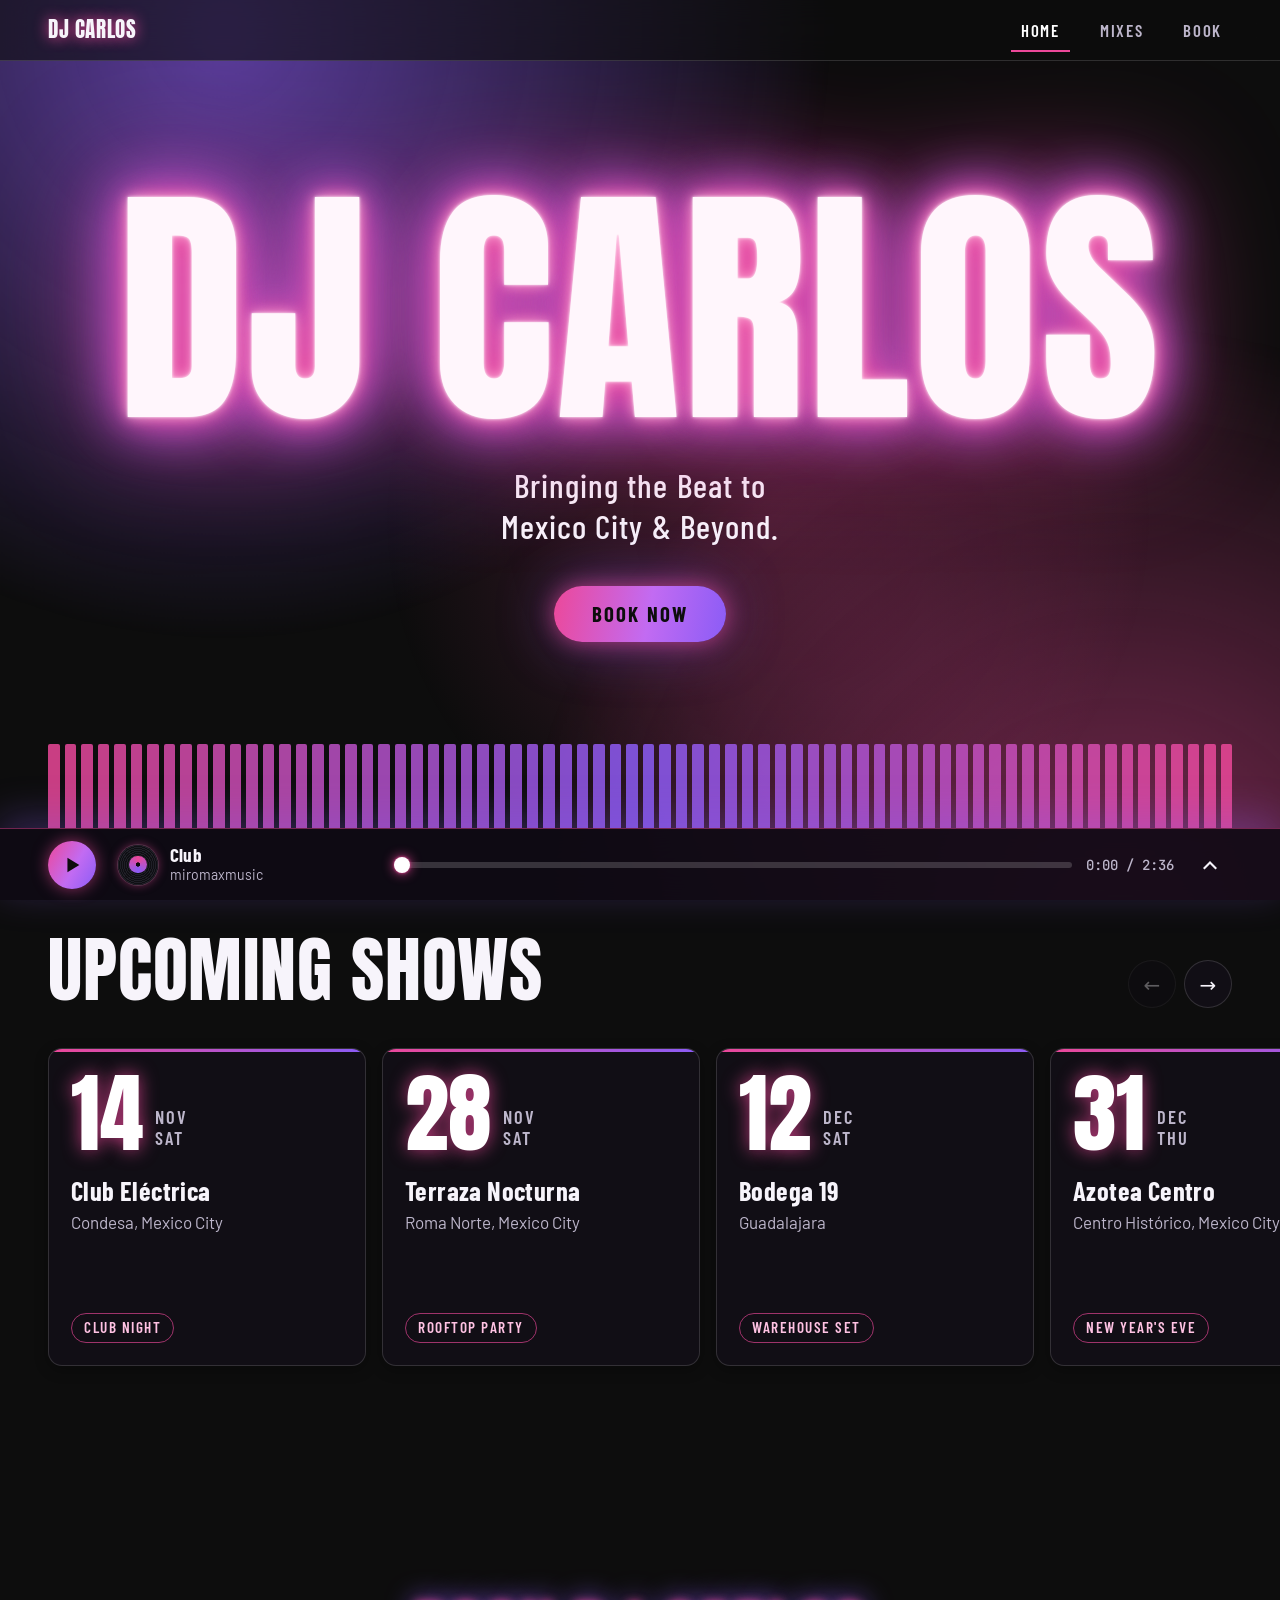
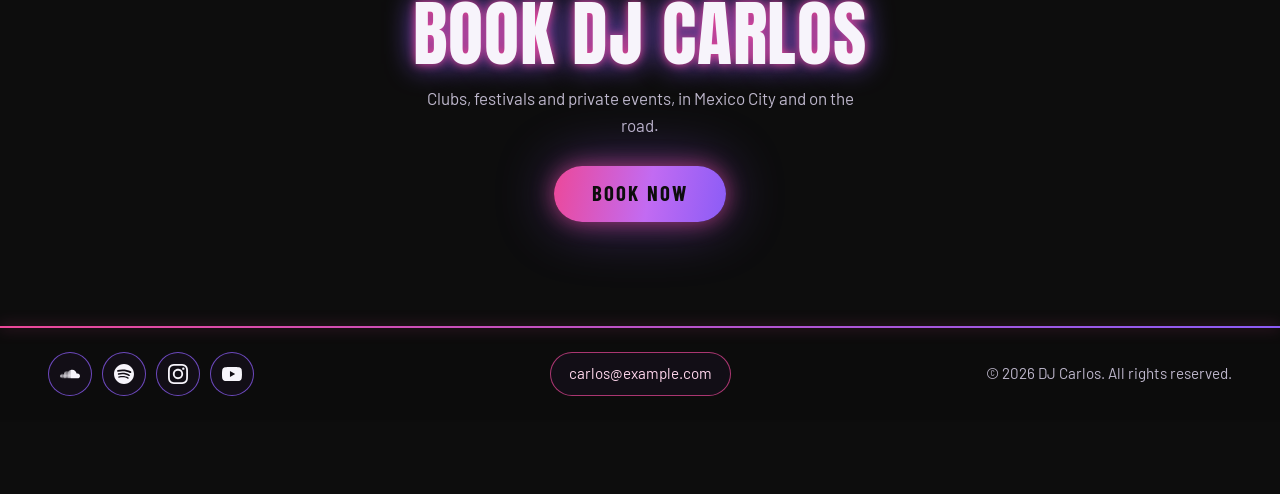
<file: index.html>
<!doctype html>
<html lang="en">
<head>
<meta charset="utf-8">
<meta name="viewport" content="width=device-width, initial-scale=1">
<title>DJ Carlos | Bringing the Beat to Mexico City &amp; Beyond</title>
<meta name="description" content="DJ Carlos: upcoming shows, mixes and bookings. Bringing the Beat to Mexico City & Beyond.">
<meta name="theme-color" content="#0D0D0D">
<link rel="preconnect" href="https://fonts.googleapis.com">
<link rel="preconnect" href="https://fonts.gstatic.com" crossorigin>
<link href="https://fonts.googleapis.com/css2?family=Anton&family=Barlow+Condensed:wght@500;600;700&family=Barlow:wght@400;500&family=JetBrains+Mono:wght@500&display=swap" rel="stylesheet">
<link rel="stylesheet" href="player.css">
<link rel="stylesheet" href="footer.css">
<link rel="stylesheet" href="loader.css">
<script src="loader.js"></script>
<link rel="stylesheet" href="reveal.css">
<script src="reveal.js"></script>
<style>
  :root {
    color-scheme: dark;
    --bg: #0D0D0D;
    --violet: #8B5CF6;
    --pink: #EC4899;
    --text: #F7F4FB;
    --muted: #BDB6CB;
    --line: rgba(255, 255, 255, .14);
    --panel: rgba(20, 16, 26, .72);
    --gutter: clamp(16px, 4vw, 48px);
    --edge: max(var(--gutter), calc((100vw - 1200px) / 2));
    --bar: 4 * 60s / 124; /* one 4/4 bar at 124 BPM */
    --display: "Anton", Impact, "Arial Narrow", sans-serif;
    --label: "Barlow Condensed", "Arial Narrow", sans-serif;
    --body: "Barlow", system-ui, sans-serif;
  }

  *, *::before, *::after { box-sizing: border-box; }
  html { scroll-behavior: smooth; -webkit-text-size-adjust: 100%; }
  body {
    margin: 0;
    background: var(--bg);
    color: var(--text);
    font: 400 1.0625rem/1.55 var(--body);
    overflow-x: clip;
  }
  h1, h2, h3, p, ul, ol { margin: 0; padding: 0; }
  ul, ol { list-style: none; }
  a { color: inherit; }
  button { font: inherit; color: inherit; }
  :focus-visible { outline: 3px solid #fff; outline-offset: 3px; border-radius: 4px; }
  [id] { scroll-margin-top: 72px; }

  /* Animated gradient */
  .aurora { position: fixed; inset: 0; z-index: -1; overflow: hidden; background: var(--bg); }
  .aurora i {
    position: absolute;
    width: 95vmax;
    height: 95vmax;
    border-radius: 50%;
    will-change: transform;
  }
  .aurora i:nth-child(1) {
    top: -45vmax;
    left: -30vmax;
    background: radial-gradient(closest-side, rgba(139, 92, 246, .62), transparent);
    animation: drift-a 19s ease-in-out infinite alternate;
  }
  .aurora i:nth-child(2) {
    right: -35vmax;
    bottom: -50vmax;
    background: radial-gradient(closest-side, rgba(236, 72, 153, .5), transparent);
    animation: drift-b 23s ease-in-out infinite alternate;
  }
  .aurora i:nth-child(3) {
    top: 15%;
    left: 30%;
    width: 60vmax;
    height: 60vmax;
    background: radial-gradient(closest-side, rgba(236, 72, 153, .24), transparent);
    animation: drift-c 29s ease-in-out infinite alternate;
  }
  @keyframes drift-a { to { transform: translate(38vw, 28vh) scale(1.15); } }
  @keyframes drift-b { to { transform: translate(-42vw, -32vh) scale(1.2); } }
  @keyframes drift-c { to { transform: translate(-40vw, 20vh) scale(.8); } }

  /* Navigation */
  .site-header {
    position: sticky;
    top: 0;
    z-index: 10;
    background: rgba(13, 13, 13, .62);
    -webkit-backdrop-filter: blur(14px);
    backdrop-filter: blur(14px);
    border-bottom: 1px solid var(--line);
  }
  .nav {
    display: flex;
    align-items: center;
    justify-content: space-between;
    gap: 12px;
    min-height: 60px;
    padding-inline: var(--edge);
  }
  .brand {
    font: 400 1.3rem/1 var(--display);
    letter-spacing: .03em;
    text-decoration: none;
    white-space: nowrap;
    text-shadow: 0 0 14px var(--pink);
  }
  .nav ul { display: flex; gap: clamp(2px, 2vw, 20px); }
  .nav li a {
    display: flex;
    align-items: center;
    min-height: 44px;
    padding-inline: 10px;
    font: 600 1.05rem/1 var(--label);
    letter-spacing: .1em;
    text-transform: uppercase;
    text-decoration: none;
    color: var(--muted);
    box-shadow: inset 0 -2px 0 transparent;
    transition: color .2s, box-shadow .2s;
  }
  .nav li a:hover, .nav li a[aria-current] {
    color: #fff;
    box-shadow: inset 0 -2px 0 var(--pink);
  }

  /* Hero */
  .hero {
    position: relative;
    display: flex;
    flex-direction: column;
    align-items: center;
    justify-content: center;
    min-height: calc(100vh - 61px - var(--sp-bar));
    min-height: calc(100svh - 61px - var(--sp-bar));
    padding: 40px var(--gutter) 116px;
    text-align: center;
  }
  .neon {
    position: relative;
    margin: 0;
    font: 400 clamp(3.5rem, min(20vw, 40vh), 17rem)/1.08 var(--display);
    letter-spacing: .012em;
    white-space: nowrap;
    color: #FFF6FC;
    text-shadow:
      0 0 .012em #fff,
      0 0 .05em #FFB3DD,
      0 0 .11em var(--pink),
      0 0 .24em var(--pink);
    animation: switch-on 1.5s linear both;
  }
  .neon-halo {
    position: absolute;
    inset: 0;
    z-index: -1;
    color: var(--violet);
    filter: blur(.09em);
    text-shadow: 0 0 .22em var(--violet), 0 0 .5em var(--pink);
    animation: pulse calc(var(--bar)) ease-in-out infinite;
  }
  @keyframes pulse {
    0%, 100% { opacity: .62; }
    50% { opacity: 1; }
  }
  @keyframes switch-on {
    0%, 8% { opacity: .1; }
    10% { opacity: .95; }
    13%, 26% { opacity: .18; }
    28% { opacity: 1; }
    33% { opacity: .35; }
    37%, 100% { opacity: 1; }
  }
  .tagline {
    max-width: 30ch;
    margin-top: clamp(10px, 2vh, 22px);
    font: 500 clamp(1.3rem, 3.4vw, 2.1rem)/1.2 var(--label);
    letter-spacing: .03em;
    text-wrap: balance;
  }
  .btn {
    display: inline-flex;
    align-items: center;
    justify-content: center;
    min-height: 56px;
    padding: 0 38px;
    border-radius: 999px;
    background: linear-gradient(100deg, var(--pink), #C26BF2 55%, var(--violet));
    color: var(--bg);
    font: 700 1.3rem/1 var(--label);
    letter-spacing: .1em;
    text-transform: uppercase;
    text-decoration: none;
    box-shadow: 0 0 22px rgba(236, 72, 153, .65), 0 0 60px rgba(139, 92, 246, .45);
    transition: transform .18s, box-shadow .18s;
  }
  .btn:hover {
    transform: translateY(-2px) scale(1.03);
    box-shadow: 0 0 30px rgba(236, 72, 153, .95), 0 0 80px rgba(139, 92, 246, .7);
  }
  .btn:active { transform: scale(.98); }
  .hero .btn { margin-top: clamp(24px, 4.5vh, 40px); }

  .eq {
    position: absolute;
    inset: auto 0 0;
    display: flex;
    align-items: flex-end;
    gap: clamp(2px, .4vw, 5px);
    height: 84px;
    padding-inline: var(--gutter);
    opacity: .85;
  }
  .eq span {
    flex: 1;
    height: 100%;
    border-radius: 2px 2px 0 0;
    transform-origin: bottom;
    animation: eq var(--d) ease-in-out var(--o) infinite alternate;
  }
  @keyframes eq {
    from { transform: scaleY(.08); }
    to { transform: scaleY(var(--h)); }
  }

  /* Sections */
  .section { padding-block: clamp(56px, 9vw, 104px); }
  .section-head {
    display: flex;
    align-items: flex-end;
    justify-content: space-between;
    gap: 16px;
    margin-bottom: clamp(20px, 3vw, 32px);
    padding-inline: var(--edge);
    position: relative;
    z-index: 1; /* keeps the carousel arrows clickable above the carousel's extra padding */
  }
  h2 {
    font: 400 clamp(2.5rem, 7vw, 4.5rem)/1.05 var(--display);
    letter-spacing: .012em;
    text-transform: uppercase;
  }
  .wrap { padding-inline: var(--edge); }

  /* Shows */
  .arrows { display: flex; gap: 8px; }
  .arrows[hidden] { display: none; }
  .arrows button {
    width: 48px;
    height: 48px;
    border: 1px solid var(--line);
    border-radius: 50%;
    background: var(--panel);
    font-size: 1.25rem;
    line-height: 1;
    cursor: pointer;
    transition: border-color .2s, box-shadow .2s, opacity .2s;
  }
  .arrows button:hover:not(:disabled) { border-color: var(--pink); box-shadow: 0 0 16px rgba(236, 72, 153, .6); }
  .arrows button:disabled { opacity: .35; cursor: default; }
  @media (hover: none), (max-width: 699px) { .arrows { display: none; } }

  .shows {
    display: flex;
    gap: 16px;
    /* A scroller clips in every direction, so this leaves room for the raised card's glow and shadow */
    margin-block: -32px -34px;
    padding: 40px var(--edge) 56px;
    overflow-x: auto;
    scroll-snap-type: x mandatory;
    scroll-padding-inline: var(--edge);
    overscroll-behavior-x: contain;
    scrollbar-width: thin;
    scrollbar-color: var(--pink) transparent;
  }
  .show {
    position: relative;
    flex: 0 0 clamp(258px, 76vw, 318px);
    display: flex;
    flex-direction: column;
    min-height: 318px;
    padding: 22px;
    overflow: hidden;
    border: 1px solid var(--line);
    border-radius: 14px;
    background: var(--panel);
    box-shadow: 0 4px 14px rgba(0, 0, 0, .3);
    scroll-snap-align: start;
    transition: transform .22s ease, border-color .22s ease, box-shadow .22s ease;
  }
  .show::before {
    content: "";
    position: absolute;
    inset: 0 0 auto;
    height: 3px;
    background: linear-gradient(90deg, var(--pink), var(--violet));
  }
  /* Raised card: hover with a mouse, or from the start of a touch (set in the script below) */
  .show.is-touched {
    z-index: 1;
    transform: translateY(-6px) scale(1.03);
    border-color: rgba(236, 72, 153, .85);
    box-shadow: 0 20px 44px rgba(0, 0, 0, .6), 0 0 26px rgba(236, 72, 153, .6), 0 0 56px rgba(236, 72, 153, .28);
    transition-duration: .12s;
  }
  @media (hover: hover) and (pointer: fine) {
    .show:hover {
      z-index: 1;
      transform: translateY(-6px) scale(1.03);
      border-color: rgba(236, 72, 153, .85);
      box-shadow: 0 20px 44px rgba(0, 0, 0, .6), 0 0 26px rgba(236, 72, 153, .6), 0 0 56px rgba(236, 72, 153, .28);
    }
  }
  .date { display: flex; align-items: flex-end; gap: 12px; }
  .date .day {
    font: 400 5.5rem/.95 var(--display);
    color: #fff;
    text-shadow: 0 0 18px rgba(236, 72, 153, .75);
  }
  .date .rest {
    display: flex;
    flex-direction: column;
    padding-bottom: 5px;
    font: 600 1.15rem/1.15 var(--label);
    letter-spacing: .1em;
    text-transform: uppercase;
    color: var(--muted);
  }
  .venue {
    margin-top: 22px;
    font: 700 1.65rem/1.1 var(--label);
    letter-spacing: .015em;
  }
  .city { margin-top: 4px; color: var(--muted); }
  .type {
    align-self: flex-start;
    margin-top: auto;
    padding: 6px 12px;
    border: 1px solid rgba(236, 72, 153, .65);
    border-radius: 999px;
    font: 600 .95rem/1 var(--label);
    letter-spacing: .1em;
    text-transform: uppercase;
    color: #FFC2E3;
  }

  /* Booking */
  .book { text-align: center; }
  .book h2 { text-shadow: 0 0 .14em var(--pink), 0 0 .4em var(--violet); }
  .book p { max-width: 44ch; margin: 14px auto 28px; color: var(--muted); }
  .book .btn { padding-inline: clamp(24px, 6vw, 38px); }

  @media (prefers-reduced-motion: reduce) {
    html { scroll-behavior: auto; }
    *, *::before, *::after { animation: none !important; transition: none !important; }
    .eq span { transform: scaleY(calc(var(--h) * .7)); }
    .show.is-touched, .show:hover { transform: none !important; } /* the glow stays, the movement doesn't */
    .neon-halo { opacity: .85; }
  }
</style>
</head>
<body>
<div class="page-loader" id="page-loader" role="status" aria-label="Loading">
  <div class="page-loader-logo" aria-hidden="true">DJ CARLOS</div>
  <div class="page-loader-bar" aria-hidden="true"><i></i></div>
</div>
<div class="aurora" aria-hidden="true"><i></i><i></i><i></i></div>

<header class="site-header">
  <nav class="nav" aria-label="Main">
    <a class="brand" href="#home">DJ CARLOS</a>
    <ul>
      <li><a href="#home" aria-current="page">Home</a></li>
      <li><a href="mixes.html">Mixes</a></li>
      <li><a href="booking.html">Book</a></li>
    </ul>
  </nav>
</header>

<main>
  <section class="hero" id="home">
    <h1 class="neon">DJ CARLOS<span class="neon-halo" aria-hidden="true">DJ CARLOS</span></h1>
    <p class="tagline">Bringing the Beat to Mexico City &amp; Beyond.</p>
    <a class="btn" href="booking.html">Book Now</a>
    <div class="eq" id="eq" aria-hidden="true"></div>
  </section>

  <section class="section" id="shows" aria-labelledby="shows-title">
    <div class="section-head" data-reveal>
      <h2 id="shows-title">Upcoming Shows</h2>
      <div class="arrows" id="arrows" hidden>
        <button type="button" id="prev" aria-label="Previous shows">&#8592;</button>
        <button type="button" id="next" aria-label="Next shows">&#8594;</button>
      </div>
    </div>
    <!-- PLACEHOLDER DATA: replace the dates, venues and event types with DJ Carlos's real shows. -->
    <ul class="shows" id="show-list" data-reveal-stagger tabindex="0" aria-label="Upcoming shows, scrollable">
      <li class="show" data-reveal>
        <time class="date" datetime="2026-11-14"><span class="day">14</span><span class="rest"><span>Nov</span><span>Sat</span></span></time>
        <h3 class="venue">Club Eléctrica</h3>
        <p class="city">Condesa, Mexico City</p>
        <p class="type">Club Night</p>
      </li>
      <li class="show" data-reveal>
        <time class="date" datetime="2026-11-28"><span class="day">28</span><span class="rest"><span>Nov</span><span>Sat</span></span></time>
        <h3 class="venue">Terraza Nocturna</h3>
        <p class="city">Roma Norte, Mexico City</p>
        <p class="type">Rooftop Party</p>
      </li>
      <li class="show" data-reveal>
        <time class="date" datetime="2026-12-12"><span class="day">12</span><span class="rest"><span>Dec</span><span>Sat</span></span></time>
        <h3 class="venue">Bodega 19</h3>
        <p class="city">Guadalajara</p>
        <p class="type">Warehouse Set</p>
      </li>
      <li class="show" data-reveal>
        <time class="date" datetime="2026-12-31"><span class="day">31</span><span class="rest"><span>Dec</span><span>Thu</span></span></time>
        <h3 class="venue">Azotea Centro</h3>
        <p class="city">Centro Histórico, Mexico City</p>
        <p class="type">New Year's Eve</p>
      </li>
      <li class="show" data-reveal>
        <time class="date" datetime="2027-01-16"><span class="day">16</span><span class="rest"><span>Jan</span><span>Sat</span></span></time>
        <h3 class="venue">Playa Luz</h3>
        <p class="city">Tulum</p>
        <p class="type">Beach Festival</p>
      </li>
      <li class="show" data-reveal>
        <time class="date" datetime="2027-02-06"><span class="day">06</span><span class="rest"><span>Feb</span><span>Sat</span></span></time>
        <h3 class="venue">Sala Norte</h3>
        <p class="city">Monterrey</p>
        <p class="type">Club Night</p>
      </li>
    </ul>
  </section>

  <section class="section wrap book" id="book" aria-labelledby="book-title">
    <h2 id="book-title" data-reveal>Book DJ Carlos</h2>
    <p data-reveal>Clubs, festivals and private events, in Mexico City and on the road.</p>
    <a class="btn" href="booking.html" data-reveal>Book Now</a>
  </section>
</main>

<footer class="site-footer" data-reveal="fade">
  <!-- PLACEHOLDERS: replace the four platform home page links with DJ Carlos's own profile URLs, and carlos@example.com with the real contact address. -->
  <ul class="footer-social" aria-label="Social media">
    <li><a href="https://soundcloud.com/" target="_blank" rel="noopener noreferrer" aria-label="SoundCloud (opens in a new tab)"><svg viewBox="0 0 24 24" aria-hidden="true"><path d="M1.175 12.225c-.051 0-.094.046-.101.1l-.233 2.154.233 2.105c.007.058.05.098.101.098.05 0 .09-.04.099-.098l.255-2.105-.27-2.154c0-.057-.045-.1-.09-.1m-.899.828c-.06 0-.091.037-.104.094L0 14.479l.165 1.308c0 .055.045.094.09.094s.089-.045.104-.104l.21-1.319-.21-1.334c0-.061-.044-.09-.09-.09m1.83-1.229c-.061 0-.12.045-.12.104l-.21 2.563.225 2.458c0 .06.045.12.119.12.061 0 .105-.061.121-.12l.254-2.474-.254-2.548c-.016-.06-.061-.12-.121-.12m.945-.089c-.075 0-.135.06-.15.135l-.193 2.64.21 2.544c.016.077.075.138.149.138.075 0 .135-.061.15-.15l.24-2.532-.24-2.623c0-.075-.06-.135-.135-.135l-.031-.017zm1.155.36c-.005-.09-.075-.149-.159-.149-.09 0-.158.06-.164.149l-.217 2.43.2 2.563c0 .09.075.157.159.157.074 0 .148-.068.148-.158l.227-2.563-.227-2.444.033.015zm.809-1.709c-.101 0-.18.09-.18.181l-.21 3.957.187 2.563c0 .09.08.164.18.164.094 0 .174-.09.18-.18l.209-2.563-.209-3.972c-.008-.104-.088-.18-.18-.18m.959-.914c-.105 0-.195.09-.203.194l-.18 4.872.165 2.548c0 .12.09.209.195.209.104 0 .194-.089.21-.209l.193-2.548-.192-4.856c-.016-.12-.105-.21-.21-.21m.989-.449c-.121 0-.211.089-.225.209l-.165 5.275.165 2.52c.014.119.104.225.225.225.119 0 .225-.105.225-.225l.195-2.52-.196-5.275c0-.12-.105-.225-.225-.225m1.245.045c0-.135-.105-.24-.24-.24-.119 0-.24.105-.24.24l-.149 5.441.149 2.503c.016.135.121.24.256.24s.24-.105.24-.24l.164-2.503-.164-5.456-.016.015zm.749-.134c-.135 0-.255.119-.255.254l-.15 5.322.15 2.473c0 .15.12.255.255.255s.255-.12.255-.27l.15-2.474-.165-5.307c0-.148-.12-.27-.271-.27m1.005.166c-.164 0-.284.135-.284.285l-.103 5.143.135 2.474c0 .149.119.277.284.277.149 0 .271-.12.284-.285l.121-2.443-.135-5.112c-.012-.164-.135-.285-.285-.285m1.184-.945c-.045-.029-.105-.044-.165-.044s-.119.015-.165.044c-.09.054-.149.15-.149.255v.061l-.104 6.048.115 2.449v.008c.008.06.03.135.074.18.058.061.142.104.234.104.08 0 .158-.044.209-.09.058-.06.091-.135.091-.225l.015-.24.117-2.203-.135-6.086c0-.104-.061-.193-.135-.239l-.002-.022zm1.006-.547c-.045-.045-.09-.061-.15-.061-.074 0-.149.016-.209.061-.075.061-.119.15-.119.24v.029l-.137 6.609.076 1.215.061 1.185c0 .164.148.314.328.314.181 0 .33-.15.33-.329l.15-2.414-.15-6.637c0-.12-.074-.221-.165-.277m8.934 3.777c-.405 0-.795.086-1.139.232-.24-2.654-2.46-4.736-5.188-4.736-.659 0-1.305.135-1.889.359-.225.09-.27.18-.285.359v9.368c.016.18.15.33.33.345h8.185C22.681 17.218 24 15.914 24 14.28s-1.319-2.952-2.938-2.952"/></svg></a></li>
    <li><a href="https://open.spotify.com/" target="_blank" rel="noopener noreferrer" aria-label="Spotify (opens in a new tab)"><svg viewBox="0 0 24 24" aria-hidden="true"><path d="M12 0C5.4 0 0 5.4 0 12s5.4 12 12 12 12-5.4 12-12S18.66 0 12 0zm5.521 17.34c-.24.359-.66.48-1.021.24-2.82-1.74-6.36-2.101-10.561-1.141-.418.122-.779-.179-.899-.539-.12-.421.18-.78.54-.9 4.56-1.021 8.52-.6 11.64 1.32.42.18.479.659.301 1.02zm1.44-3.3c-.301.42-.841.6-1.262.3-3.239-1.98-8.159-2.58-11.939-1.38-.479.12-1.02-.12-1.14-.6-.12-.48.12-1.021.6-1.141C9.6 9.9 15 10.561 18.72 12.84c.361.181.54.78.241 1.2zm.12-3.36C15.24 8.4 8.82 8.16 5.16 9.301c-.6.179-1.2-.181-1.38-.721-.18-.601.18-1.2.72-1.381 4.26-1.26 11.28-1.02 15.721 1.621.539.3.719 1.02.419 1.56-.299.421-1.02.599-1.559.3z"/></svg></a></li>
    <li><a href="https://www.instagram.com/" target="_blank" rel="noopener noreferrer" aria-label="Instagram (opens in a new tab)"><svg viewBox="0 0 24 24" aria-hidden="true"><path d="M7.0301.084c-1.2768.0602-2.1487.264-2.911.5634-.7888.3075-1.4575.72-2.1228 1.3877-.6652.6677-1.075 1.3368-1.3802 2.127-.2954.7638-.4956 1.6365-.552 2.914-.0564 1.2775-.0689 1.6882-.0626 4.947.0062 3.2586.0206 3.6671.0825 4.9473.061 1.2765.264 2.1482.5635 2.9107.308.7889.72 1.4573 1.388 2.1228.6679.6655 1.3365 1.0743 2.1285 1.38.7632.295 1.6361.4961 2.9134.552 1.2773.056 1.6884.069 4.9462.0627 3.2578-.0062 3.668-.0207 4.9478-.0814 1.28-.0607 2.147-.2652 2.9098-.5633.7889-.3086 1.4578-.72 2.1228-1.3881.665-.6682 1.0745-1.3378 1.3795-2.1284.2957-.7632.4966-1.636.552-2.9124.056-1.2809.0692-1.6898.063-4.948-.0063-3.2583-.021-3.6668-.0817-4.9465-.0607-1.2797-.264-2.1487-.5633-2.9117-.3084-.7889-.72-1.4568-1.3876-2.1228C21.2982 1.33 20.628.9208 19.8378.6165 19.074.321 18.2017.1197 16.9244.0645 15.6471.0093 15.236-.005 11.977.0014 8.718.0076 8.31.0215 7.0301.0839m.1402 21.6932c-1.17-.0509-1.8053-.2453-2.2287-.408-.5606-.216-.96-.4771-1.3819-.895-.422-.4178-.6811-.8186-.9-1.378-.1644-.4234-.3624-1.058-.4171-2.228-.0595-1.2645-.072-1.6442-.079-4.848-.007-3.2037.0053-3.583.0607-4.848.05-1.169.2456-1.805.408-2.2282.216-.5613.4762-.96.895-1.3816.4188-.4217.8184-.6814 1.3783-.9003.423-.1651 1.0575-.3614 2.227-.4171 1.2655-.06 1.6447-.072 4.848-.079 3.2033-.007 3.5835.005 4.8495.0608 1.169.0508 1.8053.2445 2.228.408.5608.216.96.4754 1.3816.895.4217.4194.6816.8176.9005 1.3787.1653.4217.3617 1.056.4169 2.2263.0602 1.2655.0739 1.645.0796 4.848.0058 3.203-.0055 3.5834-.061 4.848-.051 1.17-.245 1.8055-.408 2.2294-.216.5604-.4763.96-.8954 1.3814-.419.4215-.8181.6811-1.3783.9-.4224.1649-1.0577.3617-2.2262.4174-1.2656.0595-1.6448.072-4.8493.079-3.2045.007-3.5825-.006-4.848-.0608M16.953 5.5864A1.44 1.44 0 1 0 18.39 4.144a1.44 1.44 0 0 0-1.437 1.4424M5.8385 12.012c.0067 3.4032 2.7706 6.1557 6.173 6.1493 3.4026-.0065 6.157-2.7701 6.1506-6.1733-.0065-3.4032-2.771-6.1565-6.174-6.1498-3.403.0067-6.156 2.771-6.1496 6.1738M8 12.0077a4 4 0 1 1 4.008 3.9921A3.9996 3.9996 0 0 1 8 12.0077"/></svg></a></li>
    <li><a href="https://www.youtube.com/" target="_blank" rel="noopener noreferrer" aria-label="YouTube (opens in a new tab)"><svg viewBox="0 0 24 24" aria-hidden="true"><path d="M23.498 6.186a3.016 3.016 0 0 0-2.122-2.136C19.505 3.545 12 3.545 12 3.545s-7.505 0-9.377.505A3.017 3.017 0 0 0 .502 6.186C0 8.07 0 12 0 12s0 3.93.502 5.814a3.016 3.016 0 0 0 2.122 2.136c1.871.505 9.376.505 9.376.505s7.505 0 9.377-.505a3.015 3.015 0 0 0 2.122-2.136C24 15.93 24 12 24 12s0-3.93-.502-5.814zM9.545 15.568V8.432L15.818 12l-6.273 3.568z"/></svg></a></li>
  </ul>
  <a class="footer-email" href="mailto:carlos@example.com">carlos@example.com</a>
  <p class="footer-copy">&copy; 2026 DJ Carlos. All rights reserved.</p>
</footer>

<script>
// The block scope lets player.js run this again when the page is revisited without a reload
{
  // Decorative equalizer
  const eq = document.getElementById('eq');
  const barCount = window.innerWidth < 700 ? 32 : 72;
  for (let i = 0; i < barCount; i++) {
    const bar = document.createElement('span');
    const pink = Math.round(Math.abs(i / (barCount - 1) * 2 - 1) * 100);
    bar.style.background = `color-mix(in srgb, #EC4899 ${pink}%, #8B5CF6)`;
    bar.style.setProperty('--h', (0.3 + Math.random() * 0.7).toFixed(2));
    bar.style.setProperty('--d', (0.3 + Math.random() * 0.5).toFixed(2) + 's');
    bar.style.setProperty('--o', (-Math.random()).toFixed(2) + 's');
    eq.append(bar);
  }

  // Show carousel arrows
  const list = document.getElementById('show-list');
  const prev = document.getElementById('prev');
  const next = document.getElementById('next');
  document.getElementById('arrows').hidden = false;
  const step = () => list.querySelector('.show').offsetWidth + 16;
  const syncArrows = () => {
    prev.disabled = list.scrollLeft <= 2;
    next.disabled = list.scrollLeft + list.clientWidth >= list.scrollWidth - 2;
  };
  prev.addEventListener('click', () => list.scrollBy({ left: -step() }));
  next.addEventListener('click', () => list.scrollBy({ left: step() }));
  list.addEventListener('scroll', syncArrows, { passive: true });
  new ResizeObserver(syncArrows).observe(list);
  syncArrows();

  // Touch: raise the card as soon as a finger lands on it. The class stays for a moment
  // after a quick tap, so the animation has time to be seen.
  const TOUCH_MIN_MS = 180;
  let touchedCard = null;
  let touchedAt = 0;
  const releaseTouch = () => {
    if (!touchedCard) return;
    const card = touchedCard;
    touchedCard = null;
    setTimeout(() => card.classList.remove('is-touched'), Math.max(0, TOUCH_MIN_MS - (performance.now() - touchedAt)));
  };
  list.addEventListener('touchstart', (event) => {
    const card = event.target.closest('.show');
    if (!card) return;
    releaseTouch();
    card.classList.add('is-touched');
    touchedCard = card;
    touchedAt = performance.now();
  }, { passive: true });
  list.addEventListener('touchend', releaseTouch, { passive: true });
  list.addEventListener('touchcancel', releaseTouch, { passive: true }); // also fires when the touch becomes a scroll
}
</script>
<script src="player.js"></script>
</body>
</html>
</file>
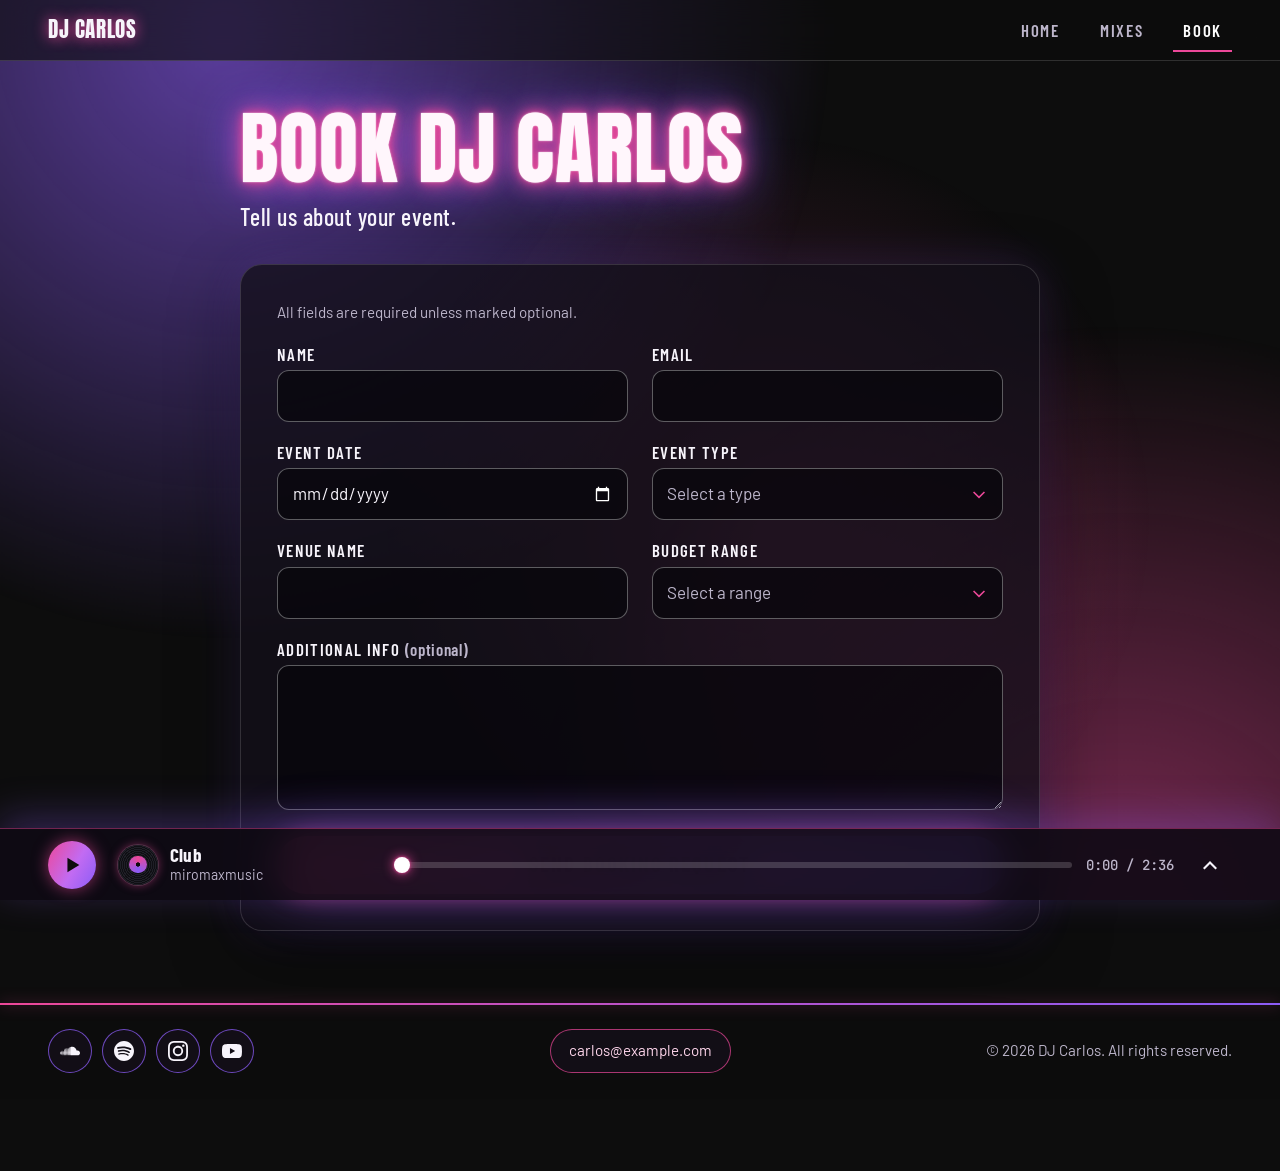
<file: booking.html>
<!doctype html>
<html lang="en">
<head>
<meta charset="utf-8">
<meta name="viewport" content="width=device-width, initial-scale=1">
<title>Book | DJ Carlos</title>
<meta name="description" content="Request a booking with DJ Carlos for weddings, corporate events, club nights and private parties.">
<meta name="theme-color" content="#0D0D0D">
<link rel="preconnect" href="https://fonts.googleapis.com">
<link rel="preconnect" href="https://fonts.gstatic.com" crossorigin>
<link href="https://fonts.googleapis.com/css2?family=Anton&family=Barlow+Condensed:wght@500;600;700&family=Barlow:wght@400;500&family=JetBrains+Mono:wght@500&display=swap" rel="stylesheet">
<link rel="stylesheet" href="player.css">
<link rel="stylesheet" href="footer.css">
<link rel="stylesheet" href="loader.css">
<script src="loader.js"></script>
<link rel="stylesheet" href="reveal.css">
<script src="reveal.js"></script>
<style>
  :root {
    color-scheme: dark;
    --bg: #0D0D0D;
    --violet: #8B5CF6;
    --pink: #EC4899;
    --text: #F7F4FB;
    --muted: #BDB6CB;
    --line: rgba(255, 255, 255, .14);
    --field-line: rgba(255, 255, 255, .34);
    --panel: rgba(20, 16, 26, .78);
    --error: #FFA3B5;
    --gutter: clamp(16px, 4vw, 48px);
    --edge: max(var(--gutter), calc((100vw - 1200px) / 2));
    --display: "Anton", Impact, "Arial Narrow", sans-serif;
    --label: "Barlow Condensed", "Arial Narrow", sans-serif;
    --body: "Barlow", system-ui, sans-serif;
  }

  *, *::before, *::after { box-sizing: border-box; }
  html { -webkit-text-size-adjust: 100%; }
  body {
    display: flex;
    flex-direction: column;
    min-height: 100vh;
    min-height: 100svh;
    margin: 0;
    background: var(--bg);
    color: var(--text);
    font: 400 1.0625rem/1.55 var(--body);
    overflow-x: clip;
  }
  h1, h2, p { margin: 0; }
  [hidden] { display: none !important; }
  :focus-visible { outline: 3px solid #fff; outline-offset: 3px; border-radius: 4px; }

  /* Animated gradient (same as the other pages) */
  .aurora { position: fixed; inset: 0; z-index: -1; overflow: hidden; background: var(--bg); }
  .aurora i {
    position: absolute;
    width: 95vmax;
    height: 95vmax;
    border-radius: 50%;
    will-change: transform;
  }
  .aurora i:nth-child(1) {
    top: -45vmax;
    left: -30vmax;
    background: radial-gradient(closest-side, rgba(139, 92, 246, .62), transparent);
    animation: drift-a 19s ease-in-out infinite alternate;
  }
  .aurora i:nth-child(2) {
    right: -35vmax;
    bottom: -50vmax;
    background: radial-gradient(closest-side, rgba(236, 72, 153, .5), transparent);
    animation: drift-b 23s ease-in-out infinite alternate;
  }
  .aurora i:nth-child(3) {
    top: 15%;
    left: 30%;
    width: 60vmax;
    height: 60vmax;
    background: radial-gradient(closest-side, rgba(236, 72, 153, .24), transparent);
    animation: drift-c 29s ease-in-out infinite alternate;
  }
  @keyframes drift-a { to { transform: translate(38vw, 28vh) scale(1.15); } }
  @keyframes drift-b { to { transform: translate(-42vw, -32vh) scale(1.2); } }
  @keyframes drift-c { to { transform: translate(-40vw, 20vh) scale(.8); } }

  /* Navigation (same as the other pages) */
  .site-header {
    position: sticky;
    top: 0;
    z-index: 10;
    background: rgba(13, 13, 13, .62);
    -webkit-backdrop-filter: blur(14px);
    backdrop-filter: blur(14px);
    border-bottom: 1px solid var(--line);
  }
  .nav {
    display: flex;
    align-items: center;
    justify-content: space-between;
    gap: 12px;
    min-height: 60px;
    padding-inline: var(--edge);
  }
  .brand {
    font: 400 1.3rem/1 var(--display);
    letter-spacing: .03em;
    text-decoration: none;
    white-space: nowrap;
    text-shadow: 0 0 14px var(--pink);
    color: inherit;
  }
  .nav ul { display: flex; gap: clamp(2px, 2vw, 20px); margin: 0; padding: 0; list-style: none; }
  .nav li a {
    display: flex;
    align-items: center;
    min-height: 44px;
    padding-inline: 10px;
    font: 600 1.05rem/1 var(--label);
    letter-spacing: .1em;
    text-transform: uppercase;
    text-decoration: none;
    color: var(--muted);
    box-shadow: inset 0 -2px 0 transparent;
    transition: color .2s, box-shadow .2s;
  }
  .nav li a:hover, .nav li a[aria-current] {
    color: #fff;
    box-shadow: inset 0 -2px 0 var(--pink);
  }

  /* Page */
  main {
    flex: 1;
    width: 100%;
    max-width: calc(800px + 2 * var(--gutter));
    margin-inline: auto;
    padding: clamp(28px, 5vh, 56px) var(--gutter) clamp(44px, 8vh, 80px);
  }
  h1 {
    font: 400 clamp(2.75rem, 8vw, 5rem)/1.05 var(--display);
    letter-spacing: .012em;
    text-transform: uppercase;
    color: #FFF6FC;
    text-shadow: 0 0 .02em #fff, 0 0 .1em var(--pink), 0 0 .28em var(--pink), 0 0 .6em var(--violet);
  }
  .intro {
    margin-top: 12px;
    font: 500 clamp(1.25rem, 3vw, 1.5rem)/1.25 var(--label);
    letter-spacing: .02em;
  }
  .card {
    margin-top: clamp(20px, 3.5vh, 32px);
    padding: clamp(18px, 4vw, 36px);
    border: 1px solid var(--line);
    border-radius: 22px;
    background: var(--panel);
    box-shadow: 0 24px 70px rgba(0, 0, 0, .45), 0 0 46px rgba(139, 92, 246, .18);
  }

  /* Form */
  .note { margin-bottom: 20px; font-size: .95rem; color: var(--muted); }
  .grid {
    display: grid;
    grid-template-columns: repeat(2, minmax(0, 1fr));
    gap: 20px clamp(16px, 2.5vw, 24px);
    align-items: start;
  }
  .full { grid-column: 1 / -1; }
  @media (max-width: 599px) { .grid { grid-template-columns: minmax(0, 1fr); } }

  label {
    display: block;
    margin-bottom: 6px;
    font: 600 1.05rem/1.2 var(--label);
    letter-spacing: .08em;
    text-transform: uppercase;
  }
  label small { font: inherit; letter-spacing: .04em; text-transform: none; color: var(--muted); }
  input:not([type="hidden"]), select, textarea {
    display: block;
    width: 100%;
    min-height: 52px;
    padding: 12px 14px;
    border: 1px solid var(--field-line);
    border-radius: 12px;
    background-color: rgba(8, 6, 12, .72);
    color: var(--text);
    font: 400 1.0625rem/1.4 var(--body);
    transition: border-color .18s, box-shadow .18s;
  }
  input:hover, select:hover, textarea:hover { border-color: rgba(255, 255, 255, .55); }
  input:focus, select:focus, textarea:focus {
    outline: none;
    border-color: var(--pink);
    box-shadow: 0 0 0 1px var(--pink), 0 0 20px rgba(236, 72, 153, .55);
  }
  input[type="date"] { -webkit-appearance: none; appearance: none; }
  input[type="date"]::-webkit-calendar-picker-indicator { cursor: pointer; }
  select {
    -webkit-appearance: none;
    appearance: none;
    padding-right: 42px;
    background-image: url("data:image/svg+xml,%3Csvg xmlns='http://www.w3.org/2000/svg' viewBox='0 0 24 24'%3E%3Cpath fill='%23EC4899' d='M5.5 8.5 12 15l6.5-6.5 1.5 1.5-8 8-8-8z'/%3E%3C/svg%3E");
    background-repeat: no-repeat;
    background-position: right 14px center;
    background-size: 18px;
    cursor: pointer;
  }
  select:invalid, select.empty { color: var(--muted); }
  option { background: #17131E; color: var(--text); }
  option[value=""] { color: var(--muted); }
  textarea { min-height: 136px; resize: vertical; }
  form [aria-invalid="true"][aria-invalid], form [aria-invalid="true"][aria-invalid]:hover { border-color: var(--error); }
  .error {
    margin-top: 6px;
    font-size: .95rem;
    line-height: 1.35;
    color: var(--error);
  }
  .error:empty { display: none; }

  /* Hidden from people, visible to spam bots */
  .trap { position: absolute; left: -9999px; width: 1px; height: 1px; overflow: hidden; }

  .btn {
    display: inline-flex;
    align-items: center;
    justify-content: center;
    min-height: 58px;
    padding: 0 34px;
    border: 0;
    border-radius: 999px;
    background: linear-gradient(100deg, var(--pink), #C26BF2 55%, var(--violet));
    color: var(--bg);
    font: 700 1.3rem/1 var(--label);
    letter-spacing: .1em;
    text-transform: uppercase;
    text-decoration: none;
    cursor: pointer;
    box-shadow: 0 0 22px rgba(236, 72, 153, .65), 0 0 60px rgba(139, 92, 246, .45);
    transition: transform .18s, box-shadow .18s, opacity .18s;
  }
  .btn:hover:not(:disabled) {
    transform: translateY(-2px);
    box-shadow: 0 0 30px rgba(236, 72, 153, .95), 0 0 80px rgba(139, 92, 246, .7);
  }
  .btn:active:not(:disabled) { transform: scale(.98); }
  .btn:disabled { opacity: .75; cursor: progress; }
  .spinner {
    flex: none;
    width: 20px;
    height: 20px;
    margin-right: 12px;
    border: 3px solid rgba(13, 13, 13, .28);
    border-top-color: var(--bg);
    border-radius: 50%;
    animation: spin .7s linear infinite;
  }
  @keyframes spin { to { transform: rotate(360deg); } }
  .submit { width: 100%; margin-top: 26px; }
  .form-error {
    margin-top: 16px;
    padding: 12px 14px;
    border: 1px solid var(--error);
    border-radius: 12px;
    color: var(--error);
  }

  /* Confirmation modal */
  html:has(.confirm-modal[open]) { overflow: hidden; }
  .confirm-modal {
    width: min(460px, calc(100vw - 32px));
    max-height: calc(100vh - 32px);
    max-height: calc(100dvh - 32px);
    padding: clamp(28px, 6vw, 44px) clamp(20px, 5vw, 40px);
    overflow-y: auto;
    border: 1px solid rgba(139, 92, 246, .75);
    border-radius: 22px;
    background: #16111D;
    color: var(--text);
    text-align: center;
    box-shadow: 0 30px 90px rgba(0, 0, 0, .6), 0 0 60px rgba(139, 92, 246, .45);
  }
  .confirm-modal[open] { animation: modal-in .32s cubic-bezier(.2, 1.3, .4, 1); }
  @keyframes modal-in { from { transform: translateY(16px) scale(.96); opacity: 0; } }
  .confirm-modal::backdrop {
    background: rgba(4, 2, 8, .8);
    -webkit-backdrop-filter: blur(6px);
    backdrop-filter: blur(6px);
  }
  .confirm-icon {
    display: block;
    width: 84px;
    height: 84px;
    margin: 0 auto 20px;
    fill: none;
    stroke: var(--violet);
    stroke-width: 3;
    stroke-linecap: round;
    stroke-linejoin: round;
    filter: drop-shadow(0 0 10px rgba(139, 92, 246, .9));
  }
  .confirm-modal h2 {
    font: 400 clamp(1.9rem, 7vw, 2.5rem)/1.12 var(--display);
    letter-spacing: .015em;
    text-shadow: 0 0 .14em var(--pink), 0 0 .4em var(--violet);
  }
  .confirm-modal p { margin: 14px auto 26px; max-width: 34ch; color: var(--muted); }

  @media (prefers-reduced-motion: reduce) {
    *, *::before, *::after { animation: none !important; transition: none !important; }
  }
</style>
</head>
<body>
<div class="page-loader" id="page-loader" role="status" aria-label="Loading">
  <div class="page-loader-logo" aria-hidden="true">DJ CARLOS</div>
  <div class="page-loader-bar" aria-hidden="true"><i></i></div>
</div>
<div class="aurora" aria-hidden="true"><i></i><i></i><i></i></div>

<header class="site-header">
  <nav class="nav" aria-label="Main">
    <a class="brand" href="index.html">DJ CARLOS</a>
    <ul>
      <li><a href="index.html">Home</a></li>
      <li><a href="mixes.html">Mixes</a></li>
      <li><a href="booking.html" aria-current="page">Book</a></li>
    </ul>
  </nav>
</header>

<main>
  <h1 data-reveal>Book DJ Carlos</h1>
  <p class="intro" data-reveal>Tell us about your event.</p>

  <div class="card" id="form-card" data-reveal>
    <form id="booking-form" action="https://formspree.io/f/xaeevvyo" method="POST">
      <input type="hidden" name="_subject" value="New booking request for DJ Carlos">
      <p class="note">All fields are required unless marked optional.</p>

      <div class="grid">
        <div>
          <label for="name">Name</label>
          <input id="name" name="name" type="text" autocomplete="name" required pattern=".*\S.*"
                 data-missing="Please enter your name." aria-describedby="name-error">
          <p class="error" id="name-error"></p>
        </div>

        <div>
          <label for="email">Email</label>
          <input id="email" name="email" type="email" autocomplete="email" required
                 data-missing="Please enter your email address." aria-describedby="email-error">
          <p class="error" id="email-error"></p>
        </div>

        <div>
          <label for="event-date">Event date</label>
          <input id="event-date" name="event_date" type="date" required
                 data-missing="Please choose the event date." aria-describedby="event-date-error">
          <p class="error" id="event-date-error"></p>
        </div>

        <div>
          <label for="event-type">Event type</label>
          <select id="event-type" name="event_type" required
                  data-missing="Please choose an event type." aria-describedby="event-type-error">
            <option value="" selected disabled>Select a type</option>
            <option>Wedding</option>
            <option>Corporate</option>
            <option>Club Night</option>
            <option>Private Party</option>
          </select>
          <p class="error" id="event-type-error"></p>
        </div>

        <div>
          <label for="venue">Venue name</label>
          <input id="venue" name="venue" type="text" autocomplete="off" required pattern=".*\S.*"
                 data-missing="Please enter the venue name." aria-describedby="venue-error">
          <p class="error" id="venue-error"></p>
        </div>

        <div>
          <label for="budget">Budget range</label>
          <select id="budget" name="budget" required
                  data-missing="Please choose a budget range." aria-describedby="budget-error">
            <option value="" selected disabled>Select a range</option>
            <option>Under $500</option>
            <option>$500–$1,000</option>
            <option>$1,000–$2,500</option>
            <option>$2,500+</option>
          </select>
          <p class="error" id="budget-error"></p>
        </div>

        <div class="full">
          <label for="details">Additional info <small>(optional)</small></label>
          <textarea id="details" name="message" rows="5"></textarea>
        </div>
      </div>

      <div class="trap" aria-hidden="true">
        <label for="company-website">Leave this field empty</label>
        <input id="company-website" name="_gotcha" type="text" tabindex="-1" autocomplete="off">
      </div>

      <button class="btn submit" id="submit" type="submit">
        <span class="spinner" id="submit-spinner" aria-hidden="true" hidden></span>
        <span id="submit-label">Send Booking Request</span>
      </button>
      <p class="form-error" id="form-error" role="alert" hidden></p>
    </form>
  </div>

</main>

<footer class="site-footer" data-reveal="fade">
  <!-- PLACEHOLDERS: replace the four platform home page links with DJ Carlos's own profile URLs, and carlos@example.com with the real contact address. -->
  <ul class="footer-social" aria-label="Social media">
    <li><a href="https://soundcloud.com/" target="_blank" rel="noopener noreferrer" aria-label="SoundCloud (opens in a new tab)"><svg viewBox="0 0 24 24" aria-hidden="true"><path d="M1.175 12.225c-.051 0-.094.046-.101.1l-.233 2.154.233 2.105c.007.058.05.098.101.098.05 0 .09-.04.099-.098l.255-2.105-.27-2.154c0-.057-.045-.1-.09-.1m-.899.828c-.06 0-.091.037-.104.094L0 14.479l.165 1.308c0 .055.045.094.09.094s.089-.045.104-.104l.21-1.319-.21-1.334c0-.061-.044-.09-.09-.09m1.83-1.229c-.061 0-.12.045-.12.104l-.21 2.563.225 2.458c0 .06.045.12.119.12.061 0 .105-.061.121-.12l.254-2.474-.254-2.548c-.016-.06-.061-.12-.121-.12m.945-.089c-.075 0-.135.06-.15.135l-.193 2.64.21 2.544c.016.077.075.138.149.138.075 0 .135-.061.15-.15l.24-2.532-.24-2.623c0-.075-.06-.135-.135-.135l-.031-.017zm1.155.36c-.005-.09-.075-.149-.159-.149-.09 0-.158.06-.164.149l-.217 2.43.2 2.563c0 .09.075.157.159.157.074 0 .148-.068.148-.158l.227-2.563-.227-2.444.033.015zm.809-1.709c-.101 0-.18.09-.18.181l-.21 3.957.187 2.563c0 .09.08.164.18.164.094 0 .174-.09.18-.18l.209-2.563-.209-3.972c-.008-.104-.088-.18-.18-.18m.959-.914c-.105 0-.195.09-.203.194l-.18 4.872.165 2.548c0 .12.09.209.195.209.104 0 .194-.089.21-.209l.193-2.548-.192-4.856c-.016-.12-.105-.21-.21-.21m.989-.449c-.121 0-.211.089-.225.209l-.165 5.275.165 2.52c.014.119.104.225.225.225.119 0 .225-.105.225-.225l.195-2.52-.196-5.275c0-.12-.105-.225-.225-.225m1.245.045c0-.135-.105-.24-.24-.24-.119 0-.24.105-.24.24l-.149 5.441.149 2.503c.016.135.121.24.256.24s.24-.105.24-.24l.164-2.503-.164-5.456-.016.015zm.749-.134c-.135 0-.255.119-.255.254l-.15 5.322.15 2.473c0 .15.12.255.255.255s.255-.12.255-.27l.15-2.474-.165-5.307c0-.148-.12-.27-.271-.27m1.005.166c-.164 0-.284.135-.284.285l-.103 5.143.135 2.474c0 .149.119.277.284.277.149 0 .271-.12.284-.285l.121-2.443-.135-5.112c-.012-.164-.135-.285-.285-.285m1.184-.945c-.045-.029-.105-.044-.165-.044s-.119.015-.165.044c-.09.054-.149.15-.149.255v.061l-.104 6.048.115 2.449v.008c.008.06.03.135.074.18.058.061.142.104.234.104.08 0 .158-.044.209-.09.058-.06.091-.135.091-.225l.015-.24.117-2.203-.135-6.086c0-.104-.061-.193-.135-.239l-.002-.022zm1.006-.547c-.045-.045-.09-.061-.15-.061-.074 0-.149.016-.209.061-.075.061-.119.15-.119.24v.029l-.137 6.609.076 1.215.061 1.185c0 .164.148.314.328.314.181 0 .33-.15.33-.329l.15-2.414-.15-6.637c0-.12-.074-.221-.165-.277m8.934 3.777c-.405 0-.795.086-1.139.232-.24-2.654-2.46-4.736-5.188-4.736-.659 0-1.305.135-1.889.359-.225.09-.27.18-.285.359v9.368c.016.18.15.33.33.345h8.185C22.681 17.218 24 15.914 24 14.28s-1.319-2.952-2.938-2.952"/></svg></a></li>
    <li><a href="https://open.spotify.com/" target="_blank" rel="noopener noreferrer" aria-label="Spotify (opens in a new tab)"><svg viewBox="0 0 24 24" aria-hidden="true"><path d="M12 0C5.4 0 0 5.4 0 12s5.4 12 12 12 12-5.4 12-12S18.66 0 12 0zm5.521 17.34c-.24.359-.66.48-1.021.24-2.82-1.74-6.36-2.101-10.561-1.141-.418.122-.779-.179-.899-.539-.12-.421.18-.78.54-.9 4.56-1.021 8.52-.6 11.64 1.32.42.18.479.659.301 1.02zm1.44-3.3c-.301.42-.841.6-1.262.3-3.239-1.98-8.159-2.58-11.939-1.38-.479.12-1.02-.12-1.14-.6-.12-.48.12-1.021.6-1.141C9.6 9.9 15 10.561 18.72 12.84c.361.181.54.78.241 1.2zm.12-3.36C15.24 8.4 8.82 8.16 5.16 9.301c-.6.179-1.2-.181-1.38-.721-.18-.601.18-1.2.72-1.381 4.26-1.26 11.28-1.02 15.721 1.621.539.3.719 1.02.419 1.56-.299.421-1.02.599-1.559.3z"/></svg></a></li>
    <li><a href="https://www.instagram.com/" target="_blank" rel="noopener noreferrer" aria-label="Instagram (opens in a new tab)"><svg viewBox="0 0 24 24" aria-hidden="true"><path d="M7.0301.084c-1.2768.0602-2.1487.264-2.911.5634-.7888.3075-1.4575.72-2.1228 1.3877-.6652.6677-1.075 1.3368-1.3802 2.127-.2954.7638-.4956 1.6365-.552 2.914-.0564 1.2775-.0689 1.6882-.0626 4.947.0062 3.2586.0206 3.6671.0825 4.9473.061 1.2765.264 2.1482.5635 2.9107.308.7889.72 1.4573 1.388 2.1228.6679.6655 1.3365 1.0743 2.1285 1.38.7632.295 1.6361.4961 2.9134.552 1.2773.056 1.6884.069 4.9462.0627 3.2578-.0062 3.668-.0207 4.9478-.0814 1.28-.0607 2.147-.2652 2.9098-.5633.7889-.3086 1.4578-.72 2.1228-1.3881.665-.6682 1.0745-1.3378 1.3795-2.1284.2957-.7632.4966-1.636.552-2.9124.056-1.2809.0692-1.6898.063-4.948-.0063-3.2583-.021-3.6668-.0817-4.9465-.0607-1.2797-.264-2.1487-.5633-2.9117-.3084-.7889-.72-1.4568-1.3876-2.1228C21.2982 1.33 20.628.9208 19.8378.6165 19.074.321 18.2017.1197 16.9244.0645 15.6471.0093 15.236-.005 11.977.0014 8.718.0076 8.31.0215 7.0301.0839m.1402 21.6932c-1.17-.0509-1.8053-.2453-2.2287-.408-.5606-.216-.96-.4771-1.3819-.895-.422-.4178-.6811-.8186-.9-1.378-.1644-.4234-.3624-1.058-.4171-2.228-.0595-1.2645-.072-1.6442-.079-4.848-.007-3.2037.0053-3.583.0607-4.848.05-1.169.2456-1.805.408-2.2282.216-.5613.4762-.96.895-1.3816.4188-.4217.8184-.6814 1.3783-.9003.423-.1651 1.0575-.3614 2.227-.4171 1.2655-.06 1.6447-.072 4.848-.079 3.2033-.007 3.5835.005 4.8495.0608 1.169.0508 1.8053.2445 2.228.408.5608.216.96.4754 1.3816.895.4217.4194.6816.8176.9005 1.3787.1653.4217.3617 1.056.4169 2.2263.0602 1.2655.0739 1.645.0796 4.848.0058 3.203-.0055 3.5834-.061 4.848-.051 1.17-.245 1.8055-.408 2.2294-.216.5604-.4763.96-.8954 1.3814-.419.4215-.8181.6811-1.3783.9-.4224.1649-1.0577.3617-2.2262.4174-1.2656.0595-1.6448.072-4.8493.079-3.2045.007-3.5825-.006-4.848-.0608M16.953 5.5864A1.44 1.44 0 1 0 18.39 4.144a1.44 1.44 0 0 0-1.437 1.4424M5.8385 12.012c.0067 3.4032 2.7706 6.1557 6.173 6.1493 3.4026-.0065 6.157-2.7701 6.1506-6.1733-.0065-3.4032-2.771-6.1565-6.174-6.1498-3.403.0067-6.156 2.771-6.1496 6.1738M8 12.0077a4 4 0 1 1 4.008 3.9921A3.9996 3.9996 0 0 1 8 12.0077"/></svg></a></li>
    <li><a href="https://www.youtube.com/" target="_blank" rel="noopener noreferrer" aria-label="YouTube (opens in a new tab)"><svg viewBox="0 0 24 24" aria-hidden="true"><path d="M23.498 6.186a3.016 3.016 0 0 0-2.122-2.136C19.505 3.545 12 3.545 12 3.545s-7.505 0-9.377.505A3.017 3.017 0 0 0 .502 6.186C0 8.07 0 12 0 12s0 3.93.502 5.814a3.016 3.016 0 0 0 2.122 2.136c1.871.505 9.376.505 9.376.505s7.505 0 9.377-.505a3.015 3.015 0 0 0 2.122-2.136C24 15.93 24 12 24 12s0-3.93-.502-5.814zM9.545 15.568V8.432L15.818 12l-6.273 3.568z"/></svg></a></li>
  </ul>
  <a class="footer-email" href="mailto:carlos@example.com">carlos@example.com</a>
  <p class="footer-copy">&copy; 2026 DJ Carlos. All rights reserved.</p>
</footer>

<dialog class="confirm-modal" id="confirmation" aria-labelledby="confirm-title" aria-describedby="confirm-text">
  <svg class="confirm-icon" viewBox="0 0 64 64" aria-hidden="true">
    <circle cx="32" cy="32" r="28"/>
    <path d="m20 33 8.500 8.500L45 24"/>
  </svg>
  <h2 id="confirm-title">Booking Request Sent!</h2>
  <p id="confirm-text">Carlos will review your request and get back to you within 24 hours.</p>
  <button class="btn" id="confirm-close" type="button">Close</button>
</dialog>

<script>
// The block scope lets player.js run this again when the page is revisited without a reload
{
  const form = document.getElementById('booking-form');
  const submit = document.getElementById('submit');
  const formError = document.getElementById('form-error');
  const confirmation = document.getElementById('confirmation');
  const fields = [...form.querySelectorAll('[required]')];
  const submitSpinner = document.getElementById('submit-spinner');
  const submitLabel = document.getElementById('submit-label');
  const SUBMIT_LABEL = submitLabel.textContent;

  // JavaScript shows its own messages. Without it, the browser validates and posts the form normally.
  form.noValidate = true;

  // Bookings can't be in the past
  const now = new Date();
  now.setMinutes(now.getMinutes() - now.getTimezoneOffset());
  document.getElementById('event-date').min = now.toISOString().slice(0, 10);

  function messageFor(field) {
    const { validity } = field;
    if (validity.valid) return '';
    if (validity.typeMismatch) return 'Please enter a valid email address, like name@example.com.';
    if (validity.rangeUnderflow) return 'Please choose today or a later date.';
    if (validity.badInput) return 'Please enter a complete date.';
    return field.dataset.missing;
  }

  function validate(field) {
    const message = messageFor(field);
    document.getElementById(`${field.id}-error`).textContent = message;
    if (message) field.setAttribute('aria-invalid', 'true');
    else field.removeAttribute('aria-invalid');
    return !message;
  }

  function syncSelect(field) {
    if (field.tagName === 'SELECT') field.classList.toggle('empty', !field.value);
  }

  fields.forEach((field) => {
    syncSelect(field);
    field.addEventListener('blur', () => {
      if (field.value || field.hasAttribute('aria-invalid')) validate(field);
    });
    field.addEventListener(field.tagName === 'SELECT' ? 'change' : 'input', () => {
      syncSelect(field);
      if (field.hasAttribute('aria-invalid')) validate(field);
    });
  });

  function setSending(sending) {
    submit.disabled = sending;
    submit.setAttribute('aria-busy', String(sending));
    submitSpinner.hidden = !sending;
    submitLabel.textContent = sending ? 'Sending...' : SUBMIT_LABEL;
  }

  function showFormError(message) {
    formError.textContent = message;
    formError.hidden = false;
  }

  form.addEventListener('submit', async (event) => {
    event.preventDefault();
    if (submit.disabled) return; // already sending
    formError.hidden = true;

    const invalid = fields.filter((field) => !validate(field));
    if (invalid.length) {
      invalid[0].focus();
      return;
    }

    setSending(true);
    try {
      const response = await fetch(form.action, {
        method: 'POST',
        body: new FormData(form),
        headers: { Accept: 'application/json' },
      });
      if (response.ok) {
        setSending(false);
        showConfirmation();
        return;
      }
      const data = await response.json().catch(() => null);
      const details = data?.errors?.map((e) => e.message).filter(Boolean).join(' ');
      showFormError(details || 'Your request could not be sent. Please try again in a moment.');
    } catch {
      showFormError('Your request could not be sent. Check your connection and try again. Your answers are still here.');
    }
    setSending(false);
    submit.focus(); // disabling the button dropped the focus; this returns it for the retry
  });

  function showConfirmation() {
    form.reset(); // so a browser can't restore the sent answers after the reload
    fields.forEach(syncSelect);
    confirmation.showModal();
  }

  // Any way of closing, the Close button or Esc, reloads for a fresh form
  document.getElementById('confirm-close').addEventListener('click', () => confirmation.close());
  confirmation.addEventListener('close', () => window.location.reload());
}
</script>
<script src="player.js"></script>
</body>
</html>
</file>
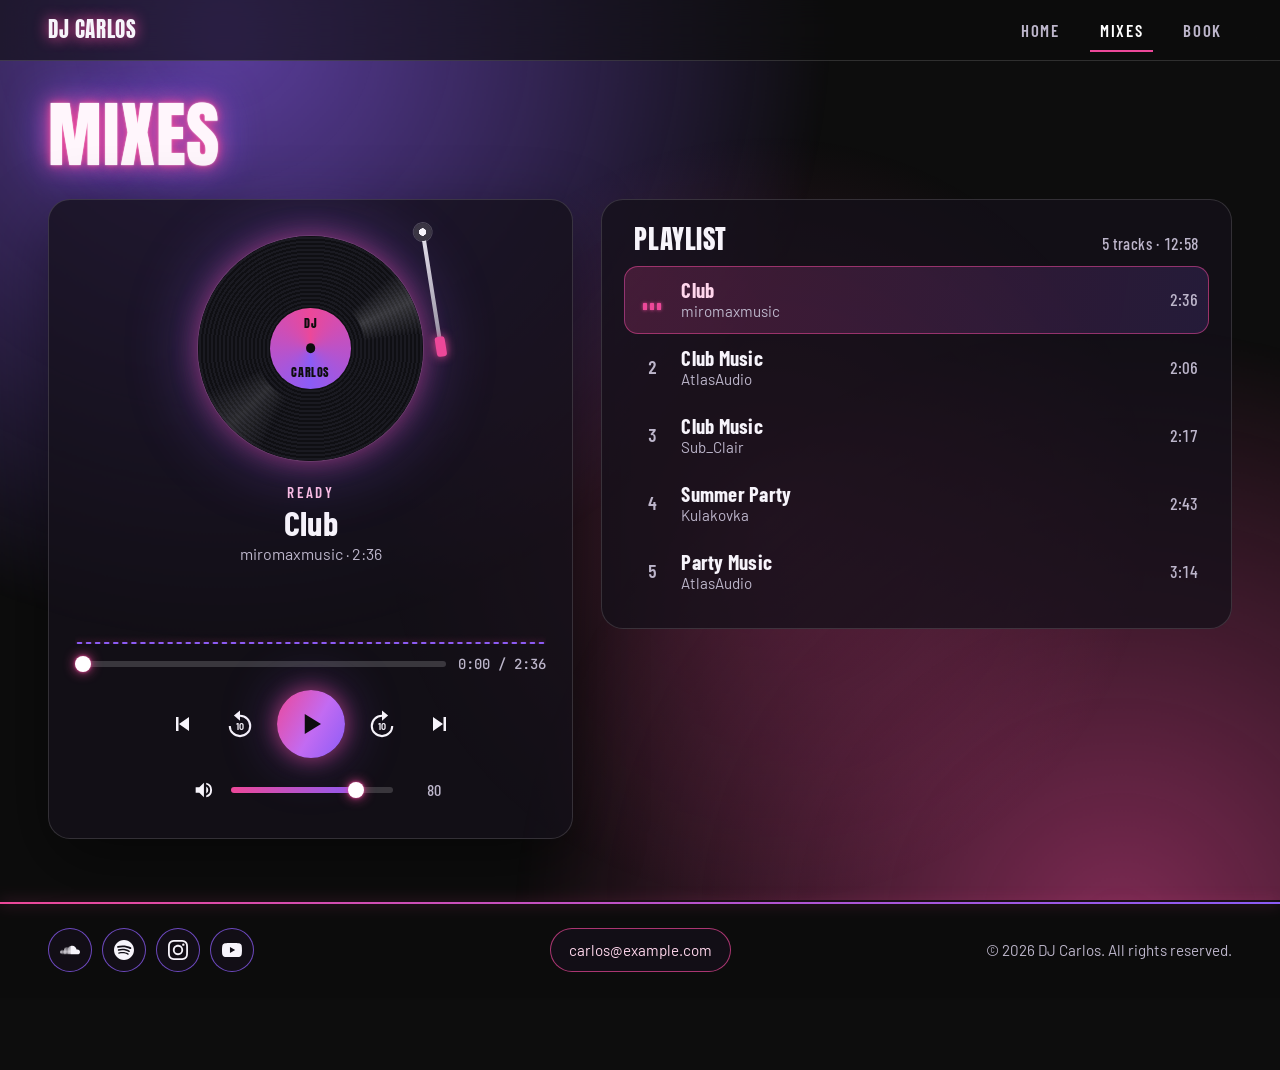
<file: mixes.html>
<!doctype html>
<html lang="en">
<head>
<meta charset="utf-8">
<meta name="viewport" content="width=device-width, initial-scale=1">
<title>Mixes | DJ Carlos</title>
<meta name="description" content="Listen to the DJ Carlos playlist.">
<meta name="theme-color" content="#0D0D0D">
<link rel="preconnect" href="https://fonts.googleapis.com">
<link rel="preconnect" href="https://fonts.gstatic.com" crossorigin>
<link href="https://fonts.googleapis.com/css2?family=Anton&family=Barlow+Condensed:wght@500;600;700&family=Barlow:wght@400;500&family=JetBrains+Mono:wght@500&display=swap" rel="stylesheet">
<link rel="stylesheet" href="player.css">
<link rel="stylesheet" href="footer.css">
<link rel="stylesheet" href="loader.css">
<script src="loader.js"></script>
<link rel="stylesheet" href="reveal.css">
<script src="reveal.js"></script>
<style>
  :root {
    color-scheme: dark;
    --bg: #0D0D0D;
    --violet: #8B5CF6;
    --pink: #EC4899;
    --text: #F7F4FB;
    --muted: #BDB6CB;
    --line: rgba(255, 255, 255, .14);
    --gutter: clamp(16px, 4vw, 48px);
    --edge: max(var(--gutter), calc((100vw - 1200px) / 2));
    --display: "Anton", Impact, "Arial Narrow", sans-serif;
    --label: "Barlow Condensed", "Arial Narrow", sans-serif;
    --body: "Barlow", system-ui, sans-serif;
  }

  *, *::before, *::after { box-sizing: border-box; }
  html { -webkit-text-size-adjust: 100%; }
  body {
    margin: 0;
    background: var(--bg);
    color: var(--text);
    font: 400 1.0625rem/1.55 var(--body);
    overflow-x: clip;
  }
  h1 { margin: 0; }
  [hidden] { display: none !important; }
  :focus-visible { outline: 3px solid #fff; outline-offset: 3px; border-radius: 4px; }

  /* Animated gradient (same as the home page) */
  .aurora { position: fixed; inset: 0; z-index: -1; overflow: hidden; background: var(--bg); }
  .aurora i {
    position: absolute;
    width: 95vmax;
    height: 95vmax;
    border-radius: 50%;
    will-change: transform;
  }
  .aurora i:nth-child(1) {
    top: -45vmax;
    left: -30vmax;
    background: radial-gradient(closest-side, rgba(139, 92, 246, .62), transparent);
    animation: drift-a 19s ease-in-out infinite alternate;
  }
  .aurora i:nth-child(2) {
    right: -35vmax;
    bottom: -50vmax;
    background: radial-gradient(closest-side, rgba(236, 72, 153, .5), transparent);
    animation: drift-b 23s ease-in-out infinite alternate;
  }
  .aurora i:nth-child(3) {
    top: 15%;
    left: 30%;
    width: 60vmax;
    height: 60vmax;
    background: radial-gradient(closest-side, rgba(236, 72, 153, .24), transparent);
    animation: drift-c 29s ease-in-out infinite alternate;
  }
  @keyframes drift-a { to { transform: translate(38vw, 28vh) scale(1.15); } }
  @keyframes drift-b { to { transform: translate(-42vw, -32vh) scale(1.2); } }
  @keyframes drift-c { to { transform: translate(-40vw, 20vh) scale(.8); } }

  /* Navigation (same as the home page) */
  .site-header {
    position: sticky;
    top: 0;
    z-index: 10;
    background: rgba(13, 13, 13, .62);
    -webkit-backdrop-filter: blur(14px);
    backdrop-filter: blur(14px);
    border-bottom: 1px solid var(--line);
  }
  .nav {
    display: flex;
    align-items: center;
    justify-content: space-between;
    gap: 12px;
    min-height: 60px;
    padding-inline: var(--edge);
  }
  .brand {
    font: 400 1.3rem/1 var(--display);
    letter-spacing: .03em;
    text-decoration: none;
    white-space: nowrap;
    text-shadow: 0 0 14px var(--pink);
    color: inherit;
  }
  .nav ul { display: flex; gap: clamp(2px, 2vw, 20px); margin: 0; padding: 0; list-style: none; }
  .nav li a {
    display: flex;
    align-items: center;
    min-height: 44px;
    padding-inline: 10px;
    font: 600 1.05rem/1 var(--label);
    letter-spacing: .1em;
    text-transform: uppercase;
    text-decoration: none;
    color: var(--muted);
    box-shadow: inset 0 -2px 0 transparent;
    transition: color .2s, box-shadow .2s;
  }
  .nav li a:hover, .nav li a[aria-current] {
    color: #fff;
    box-shadow: inset 0 -2px 0 var(--pink);
  }

  /* Page */
  main { padding: clamp(24px, 4vh, 40px) var(--edge) clamp(40px, 7vh, 72px); }
  h1 {
    margin-bottom: clamp(16px, 3vh, 26px);
    font: 400 clamp(2.75rem, 7vw, 4.5rem)/1.05 var(--display);
    letter-spacing: .012em;
    text-transform: uppercase;
    color: #FFF6FC;
    text-shadow: 0 0 .02em #fff, 0 0 .1em var(--pink), 0 0 .28em var(--pink), 0 0 .6em var(--violet);
  }

  @media (prefers-reduced-motion: reduce) {
    *, *::before, *::after { animation: none !important; transition: none !important; }
  }
</style>
</head>
<body>
<div class="page-loader" id="page-loader" role="status" aria-label="Loading">
  <div class="page-loader-logo" aria-hidden="true">DJ CARLOS</div>
  <div class="page-loader-bar" aria-hidden="true"><i></i></div>
</div>
<div class="aurora" aria-hidden="true"><i></i><i></i><i></i></div>

<header class="site-header">
  <nav class="nav" aria-label="Main">
    <a class="brand" href="index.html">DJ CARLOS</a>
    <ul>
      <li><a href="index.html">Home</a></li>
      <li><a href="mixes.html" aria-current="page">Mixes</a></li>
      <li><a href="booking.html">Book</a></li>
    </ul>
  </nav>
</header>

<main>
  <h1 data-reveal>Mixes</h1>
  <!-- player.js places the full player here -->
  <div id="player-slot" data-reveal></div>
</main>

<footer class="site-footer" data-reveal="fade">
  <!-- PLACEHOLDERS: replace the four platform home page links with DJ Carlos's own profile URLs, and carlos@example.com with the real contact address. -->
  <ul class="footer-social" aria-label="Social media">
    <li><a href="https://soundcloud.com/" target="_blank" rel="noopener noreferrer" aria-label="SoundCloud (opens in a new tab)"><svg viewBox="0 0 24 24" aria-hidden="true"><path d="M1.175 12.225c-.051 0-.094.046-.101.1l-.233 2.154.233 2.105c.007.058.05.098.101.098.05 0 .09-.04.099-.098l.255-2.105-.27-2.154c0-.057-.045-.1-.09-.1m-.899.828c-.06 0-.091.037-.104.094L0 14.479l.165 1.308c0 .055.045.094.09.094s.089-.045.104-.104l.21-1.319-.21-1.334c0-.061-.044-.09-.09-.09m1.83-1.229c-.061 0-.12.045-.12.104l-.21 2.563.225 2.458c0 .06.045.12.119.12.061 0 .105-.061.121-.12l.254-2.474-.254-2.548c-.016-.06-.061-.12-.121-.12m.945-.089c-.075 0-.135.06-.15.135l-.193 2.64.21 2.544c.016.077.075.138.149.138.075 0 .135-.061.15-.15l.24-2.532-.24-2.623c0-.075-.06-.135-.135-.135l-.031-.017zm1.155.36c-.005-.09-.075-.149-.159-.149-.09 0-.158.06-.164.149l-.217 2.43.2 2.563c0 .09.075.157.159.157.074 0 .148-.068.148-.158l.227-2.563-.227-2.444.033.015zm.809-1.709c-.101 0-.18.09-.18.181l-.21 3.957.187 2.563c0 .09.08.164.18.164.094 0 .174-.09.18-.18l.209-2.563-.209-3.972c-.008-.104-.088-.18-.18-.18m.959-.914c-.105 0-.195.09-.203.194l-.18 4.872.165 2.548c0 .12.09.209.195.209.104 0 .194-.089.21-.209l.193-2.548-.192-4.856c-.016-.12-.105-.21-.21-.21m.989-.449c-.121 0-.211.089-.225.209l-.165 5.275.165 2.52c.014.119.104.225.225.225.119 0 .225-.105.225-.225l.195-2.52-.196-5.275c0-.12-.105-.225-.225-.225m1.245.045c0-.135-.105-.24-.24-.24-.119 0-.24.105-.24.24l-.149 5.441.149 2.503c.016.135.121.24.256.24s.24-.105.24-.24l.164-2.503-.164-5.456-.016.015zm.749-.134c-.135 0-.255.119-.255.254l-.15 5.322.15 2.473c0 .15.12.255.255.255s.255-.12.255-.27l.15-2.474-.165-5.307c0-.148-.12-.27-.271-.27m1.005.166c-.164 0-.284.135-.284.285l-.103 5.143.135 2.474c0 .149.119.277.284.277.149 0 .271-.12.284-.285l.121-2.443-.135-5.112c-.012-.164-.135-.285-.285-.285m1.184-.945c-.045-.029-.105-.044-.165-.044s-.119.015-.165.044c-.09.054-.149.15-.149.255v.061l-.104 6.048.115 2.449v.008c.008.06.03.135.074.18.058.061.142.104.234.104.08 0 .158-.044.209-.09.058-.06.091-.135.091-.225l.015-.24.117-2.203-.135-6.086c0-.104-.061-.193-.135-.239l-.002-.022zm1.006-.547c-.045-.045-.09-.061-.15-.061-.074 0-.149.016-.209.061-.075.061-.119.15-.119.24v.029l-.137 6.609.076 1.215.061 1.185c0 .164.148.314.328.314.181 0 .33-.15.33-.329l.15-2.414-.15-6.637c0-.12-.074-.221-.165-.277m8.934 3.777c-.405 0-.795.086-1.139.232-.24-2.654-2.46-4.736-5.188-4.736-.659 0-1.305.135-1.889.359-.225.09-.27.18-.285.359v9.368c.016.18.15.33.33.345h8.185C22.681 17.218 24 15.914 24 14.28s-1.319-2.952-2.938-2.952"/></svg></a></li>
    <li><a href="https://open.spotify.com/" target="_blank" rel="noopener noreferrer" aria-label="Spotify (opens in a new tab)"><svg viewBox="0 0 24 24" aria-hidden="true"><path d="M12 0C5.4 0 0 5.4 0 12s5.4 12 12 12 12-5.4 12-12S18.66 0 12 0zm5.521 17.34c-.24.359-.66.48-1.021.24-2.82-1.74-6.36-2.101-10.561-1.141-.418.122-.779-.179-.899-.539-.12-.421.18-.78.54-.9 4.56-1.021 8.52-.6 11.64 1.32.42.18.479.659.301 1.02zm1.44-3.3c-.301.42-.841.6-1.262.3-3.239-1.98-8.159-2.58-11.939-1.38-.479.12-1.02-.12-1.14-.6-.12-.48.12-1.021.6-1.141C9.6 9.9 15 10.561 18.72 12.84c.361.181.54.78.241 1.2zm.12-3.36C15.24 8.4 8.82 8.16 5.16 9.301c-.6.179-1.2-.181-1.38-.721-.18-.601.18-1.2.72-1.381 4.26-1.26 11.28-1.02 15.721 1.621.539.3.719 1.02.419 1.56-.299.421-1.02.599-1.559.3z"/></svg></a></li>
    <li><a href="https://www.instagram.com/" target="_blank" rel="noopener noreferrer" aria-label="Instagram (opens in a new tab)"><svg viewBox="0 0 24 24" aria-hidden="true"><path d="M7.0301.084c-1.2768.0602-2.1487.264-2.911.5634-.7888.3075-1.4575.72-2.1228 1.3877-.6652.6677-1.075 1.3368-1.3802 2.127-.2954.7638-.4956 1.6365-.552 2.914-.0564 1.2775-.0689 1.6882-.0626 4.947.0062 3.2586.0206 3.6671.0825 4.9473.061 1.2765.264 2.1482.5635 2.9107.308.7889.72 1.4573 1.388 2.1228.6679.6655 1.3365 1.0743 2.1285 1.38.7632.295 1.6361.4961 2.9134.552 1.2773.056 1.6884.069 4.9462.0627 3.2578-.0062 3.668-.0207 4.9478-.0814 1.28-.0607 2.147-.2652 2.9098-.5633.7889-.3086 1.4578-.72 2.1228-1.3881.665-.6682 1.0745-1.3378 1.3795-2.1284.2957-.7632.4966-1.636.552-2.9124.056-1.2809.0692-1.6898.063-4.948-.0063-3.2583-.021-3.6668-.0817-4.9465-.0607-1.2797-.264-2.1487-.5633-2.9117-.3084-.7889-.72-1.4568-1.3876-2.1228C21.2982 1.33 20.628.9208 19.8378.6165 19.074.321 18.2017.1197 16.9244.0645 15.6471.0093 15.236-.005 11.977.0014 8.718.0076 8.31.0215 7.0301.0839m.1402 21.6932c-1.17-.0509-1.8053-.2453-2.2287-.408-.5606-.216-.96-.4771-1.3819-.895-.422-.4178-.6811-.8186-.9-1.378-.1644-.4234-.3624-1.058-.4171-2.228-.0595-1.2645-.072-1.6442-.079-4.848-.007-3.2037.0053-3.583.0607-4.848.05-1.169.2456-1.805.408-2.2282.216-.5613.4762-.96.895-1.3816.4188-.4217.8184-.6814 1.3783-.9003.423-.1651 1.0575-.3614 2.227-.4171 1.2655-.06 1.6447-.072 4.848-.079 3.2033-.007 3.5835.005 4.8495.0608 1.169.0508 1.8053.2445 2.228.408.5608.216.96.4754 1.3816.895.4217.4194.6816.8176.9005 1.3787.1653.4217.3617 1.056.4169 2.2263.0602 1.2655.0739 1.645.0796 4.848.0058 3.203-.0055 3.5834-.061 4.848-.051 1.17-.245 1.8055-.408 2.2294-.216.5604-.4763.96-.8954 1.3814-.419.4215-.8181.6811-1.3783.9-.4224.1649-1.0577.3617-2.2262.4174-1.2656.0595-1.6448.072-4.8493.079-3.2045.007-3.5825-.006-4.848-.0608M16.953 5.5864A1.44 1.44 0 1 0 18.39 4.144a1.44 1.44 0 0 0-1.437 1.4424M5.8385 12.012c.0067 3.4032 2.7706 6.1557 6.173 6.1493 3.4026-.0065 6.157-2.7701 6.1506-6.1733-.0065-3.4032-2.771-6.1565-6.174-6.1498-3.403.0067-6.156 2.771-6.1496 6.1738M8 12.0077a4 4 0 1 1 4.008 3.9921A3.9996 3.9996 0 0 1 8 12.0077"/></svg></a></li>
    <li><a href="https://www.youtube.com/" target="_blank" rel="noopener noreferrer" aria-label="YouTube (opens in a new tab)"><svg viewBox="0 0 24 24" aria-hidden="true"><path d="M23.498 6.186a3.016 3.016 0 0 0-2.122-2.136C19.505 3.545 12 3.545 12 3.545s-7.505 0-9.377.505A3.017 3.017 0 0 0 .502 6.186C0 8.07 0 12 0 12s0 3.93.502 5.814a3.016 3.016 0 0 0 2.122 2.136c1.871.505 9.376.505 9.376.505s7.505 0 9.377-.505a3.015 3.015 0 0 0 2.122-2.136C24 15.93 24 12 24 12s0-3.93-.502-5.814zM9.545 15.568V8.432L15.818 12l-6.273 3.568z"/></svg></a></li>
  </ul>
  <a class="footer-email" href="mailto:carlos@example.com">carlos@example.com</a>
  <p class="footer-copy">&copy; 2026 DJ Carlos. All rights reserved.</p>
</footer>

<script src="player.js"></script>
</body>
</html>
</file>
<file: player.css>
/* Site-wide audio player: compact bar, expanded sheet and the inline version on mixes.html */

:root { --sp-bar: 72px; }

/* Keeps page content clear of the fixed bar */
body { padding-bottom: calc(var(--sp-bar) + env(safe-area-inset-bottom)); }

.sp {
  --violet: #8B5CF6;
  --pink: #EC4899;
  --sp-bg: #0D0D0D;
  --sp-text: #F7F4FB;
  --sp-muted: #BDB6CB;
  --sp-line: rgba(255, 255, 255, .14);
  --sp-panel: rgba(20, 16, 26, .76);
  --sp-gutter: clamp(16px, 4vw, 48px);
  --sp-edge: max(var(--sp-gutter), calc((100vw - 1200px) / 2));
  --sp-display: "Anton", Impact, "Arial Narrow", sans-serif;
  --sp-label: "Barlow Condensed", "Arial Narrow", sans-serif;
  --sp-body: "Barlow", system-ui, sans-serif;
  color: var(--sp-text);
  font: 400 1.0625rem/1.55 var(--sp-body);
}
.sp button { font: inherit; color: inherit; }
.sp p, .sp h2, .sp ol { margin: 0; padding: 0; }
.sp ol { list-style: none; }
.sp [hidden] { display: none !important; }

/* Sliders */
input.sp-range[type="range"] {
  --p: 0%;
  -webkit-appearance: none;
  appearance: none;
  display: block;
  width: 100%;
  min-height: 0;
  height: 28px;
  margin: 0;
  padding: 0;
  border: 0;
  border-radius: 0;
  background: transparent;
  box-shadow: none;
  cursor: pointer;
}
input.sp-range[type="range"]::-webkit-slider-runnable-track {
  height: 6px;
  border-radius: 3px;
  background: linear-gradient(90deg, var(--pink), var(--violet)) 0 0 / var(--p) 100% no-repeat, rgba(255, 255, 255, .17);
}
input.sp-range[type="range"]::-moz-range-track {
  height: 6px;
  border-radius: 3px;
  background: linear-gradient(90deg, var(--pink), var(--violet)) 0 0 / var(--p) 100% no-repeat, rgba(255, 255, 255, .17);
}
input.sp-range[type="range"]::-webkit-slider-thumb {
  -webkit-appearance: none;
  width: 16px;
  height: 16px;
  margin-top: -5px;
  border-radius: 50%;
  background: #fff;
  box-shadow: 0 0 12px var(--pink), 0 0 3px var(--pink);
}
input.sp-range[type="range"]::-moz-range-thumb {
  width: 16px;
  height: 16px;
  border: 0;
  border-radius: 50%;
  background: #fff;
  box-shadow: 0 0 12px var(--pink), 0 0 3px var(--pink);
}

/* Compact bar */
.sp-bar {
  position: fixed;
  inset: auto 0 0;
  z-index: 20;
  display: grid;
  grid-template-columns: auto minmax(0, 270px) minmax(0, 1fr) auto auto;
  align-items: center;
  gap: 14px;
  height: calc(var(--sp-bar) + env(safe-area-inset-bottom));
  padding: 0 var(--sp-edge) env(safe-area-inset-bottom);
  border-top: 1px solid rgba(236, 72, 153, .45);
  background: rgba(15, 11, 20, .9);
  -webkit-backdrop-filter: blur(18px);
  backdrop-filter: blur(18px);
  box-shadow: 0 -10px 40px rgba(139, 92, 246, .3);
  transition: transform .28s ease, visibility 0s;
}
.sp-bar.sp-bar-hidden {
  transform: translateY(100%);
  visibility: hidden;
  transition: transform .28s ease, visibility 0s .28s;
}

.sp-bar-play {
  display: grid;
  place-items: center;
  width: 48px;
  height: 48px;
  padding: 0;
  border: 0;
  border-radius: 50%;
  background: linear-gradient(120deg, var(--pink), #C26BF2 55%, var(--violet));
  color: var(--sp-bg) !important;
  cursor: pointer;
  box-shadow: 0 0 16px rgba(236, 72, 153, .6);
  transition: box-shadow .18s;
}
.sp-bar-play:hover { box-shadow: 0 0 24px rgba(236, 72, 153, 1), 0 0 44px rgba(139, 92, 246, .6); }
.sp-bar-play svg { width: 22px; height: 22px; fill: currentColor; }

.sp-bar-info {
  display: flex;
  align-items: center;
  gap: 12px;
  min-width: 0;
  min-height: 56px;
  padding: 4px 8px;
  border: 0;
  border-radius: 12px;
  background: transparent;
  text-align: left;
  cursor: pointer;
  transition: background .18s;
}
.sp-bar-info:hover { background: rgba(255, 255, 255, .08); }
.sp-mini-disc {
  position: relative;
  flex: none;
  width: 40px;
  height: 40px;
  border-radius: 50%;
  background: repeating-radial-gradient(circle, #0F0F13 0 1px, #1F1F27 1px 2px);
  box-shadow: 0 0 0 1px rgba(255, 255, 255, .12), 0 0 10px rgba(236, 72, 153, .5);
  animation: sp-spin 3.6s linear infinite paused;
}
.sp-mini-disc::after {
  content: "";
  position: absolute;
  inset: 28%;
  border-radius: 50%;
  background: radial-gradient(circle, var(--sp-bg) 0 16%, transparent 18%), conic-gradient(from var(--angle, 0deg), var(--pink), var(--violet), var(--pink));
}
.sp-playing .sp-mini-disc { animation-play-state: running; }
.sp-bar-text { display: block; min-width: 0; }
.sp-bar-title, .sp-bar-artist { display: block; overflow: hidden; white-space: nowrap; text-overflow: ellipsis; }
.sp-bar-title { font: 700 1.2rem/1.15 var(--sp-label); letter-spacing: .012em; }
.sp-bar-artist { font-size: .88rem; line-height: 1.3; color: var(--sp-muted); }
/* Elapsed / total, beside both progress bars */
.sp-time {
  flex: none;
  min-width: 11ch;
  font: 500 .875rem/1 "JetBrains Mono", ui-monospace, "SF Mono", Menlo, Consolas, monospace;
  font-variant-ligatures: none;
  text-align: right;
  white-space: nowrap;
  color: var(--sp-muted);
}
.sp-bar-expand {
  display: grid;
  place-items: center;
  width: 44px;
  height: 44px;
  padding: 0;
  border: 0;
  border-radius: 50%;
  background: transparent;
  cursor: pointer;
  transition: background .18s, color .18s;
}
.sp-bar-expand:hover { background: rgba(255, 255, 255, .1); color: #FFC2E3; }
.sp-bar-expand svg, .sp-collapse svg { width: 24px; height: 24px; fill: currentColor; }

@media (max-width: 699px) {
  .sp-bar { grid-template-columns: auto minmax(0, 1fr) auto auto; gap: 8px; }
  .sp-bar .sp-time { min-width: 0; font-size: .8125rem; }
  .sp-mini-disc { display: none; }
  .sp-bar-expand { width: 40px; }
  /* The progress bar runs along the top edge, with a taller touch area */
  input.sp-range.sp-bar-seek[type="range"] {
    position: absolute;
    top: -11px;
    left: 0;
    width: 100%;
    height: 22px;
  }
  input.sp-range.sp-bar-seek[type="range"]::-webkit-slider-runnable-track { height: 4px; border-radius: 0; }
  input.sp-range.sp-bar-seek[type="range"]::-moz-range-track { height: 4px; border-radius: 0; }
  input.sp-range.sp-bar-seek[type="range"]::-webkit-slider-thumb { width: 14px; height: 14px; margin-top: -5px; }
  input.sp-range.sp-bar-seek[type="range"]::-moz-range-thumb { width: 14px; height: 14px; }
}

/* Expanded sheet, opened from the bar on pages without an inline player */
.sp-sheet {
  position: fixed;
  inset: 61px 0 0;
  z-index: 9;
  visibility: hidden;
  overflow-y: auto;
  overscroll-behavior: contain;
  padding: clamp(14px, 2.5vh, 26px) var(--sp-edge) 32px;
  background: rgba(13, 13, 13, .93);
  -webkit-backdrop-filter: blur(20px);
  backdrop-filter: blur(20px);
}
.sp-sheet.sp-open { visibility: visible; animation: sp-rise .28s ease; }
@keyframes sp-rise { from { transform: translateY(40px); opacity: 0; } }
html.sp-locked { overflow: hidden; }
.sp-sheet-head {
  display: flex;
  align-items: center;
  justify-content: space-between;
  gap: 12px;
  margin-bottom: clamp(12px, 2vh, 20px);
}
.sp-sheet-title {
  font: 400 clamp(2rem, 5vw, 3rem)/1.05 var(--sp-display);
  letter-spacing: .012em;
  text-transform: uppercase;
  text-shadow: 0 0 .1em var(--pink), 0 0 .3em var(--pink), 0 0 .6em var(--violet);
}
.sp-collapse {
  display: inline-flex;
  align-items: center;
  gap: 4px;
  min-height: 44px;
  padding: 0 14px 0 8px;
  border: 1px solid var(--sp-line);
  border-radius: 999px;
  background: var(--sp-panel);
  font: 600 1.02rem/1 var(--sp-label) !important;
  letter-spacing: .08em;
  text-transform: uppercase;
  cursor: pointer;
  transition: border-color .18s, box-shadow .18s;
}
.sp-collapse:hover { border-color: var(--pink); box-shadow: 0 0 16px rgba(236, 72, 153, .55); }

/* Full player */
.sp-app {
  display: grid;
  grid-template-columns: minmax(0, 5fr) minmax(0, 6fr);
  gap: clamp(16px, 2.4vw, 28px);
  align-items: start;
}
@media (max-width: 859px) { .sp-app { grid-template-columns: minmax(0, 1fr); } }

.sp-card {
  --size: clamp(170px, min(52vw, 25vh), 250px);
  padding: clamp(16px, 2.4vw, 26px);
  border: 1px solid var(--sp-line);
  border-radius: 22px;
  background: var(--sp-panel);
  box-shadow: 0 24px 70px rgba(0, 0, 0, .45);
  transition: border-color .4s, box-shadow .4s;
}
.sp-playing .sp-card {
  border-color: rgba(236, 72, 153, .55);
  box-shadow: 0 24px 70px rgba(0, 0, 0, .45), 0 0 46px rgba(139, 92, 246, .32);
}

.sp-deck { position: relative; width: var(--size); height: var(--size); margin: 10px auto 22px; }
.sp-disc {
  position: absolute;
  inset: 0;
  border-radius: 50%;
  background: repeating-radial-gradient(circle, #0F0F13 0 2px, #1A1A21 2px 4px);
  box-shadow: 0 0 0 1px rgba(255, 255, 255, .09), 0 0 26px rgba(236, 72, 153, .5), 0 0 70px rgba(139, 92, 246, .45);
  animation: sp-spin 3.6s linear infinite paused;
}
.sp-playing .sp-disc { animation-play-state: running; }
@keyframes sp-spin { to { transform: rotate(360deg); } }
.sp-disc-label {
  position: absolute;
  inset: 32%;
  display: flex;
  flex-direction: column;
  align-items: center;
  justify-content: space-between;
  padding: calc(var(--size) * .045) 0;
  border-radius: 50%;
  background: conic-gradient(from var(--angle, 0deg), var(--pink), var(--violet), var(--pink));
  color: var(--sp-bg);
  font: 400 calc(var(--size) * .052)/1 var(--sp-display);
  letter-spacing: .05em;
}
.sp-disc-label::after {
  content: "";
  position: absolute;
  top: 50%;
  left: 50%;
  width: 12%;
  height: 12%;
  border-radius: 50%;
  background: var(--sp-bg);
  transform: translate(-50%, -50%);
}
.sp-sheen {
  position: absolute;
  inset: 0;
  border-radius: 50%;
  pointer-events: none;
  background: conic-gradient(from 25deg, transparent 0 6%, rgba(255, 255, 255, .16) 11%, transparent 16% 50%, rgba(255, 255, 255, .11) 56%, transparent 62%);
  -webkit-mask: radial-gradient(circle, transparent 34%, #000 35%);
  mask: radial-gradient(circle, transparent 34%, #000 35%);
}
.sp-arm {
  position: absolute;
  top: -3%;
  right: -1%;
  width: 4px;
  height: 56%;
  border-radius: 2px;
  background: linear-gradient(#E8E4EF, #8D879A);
  transform: rotate(-9deg);
  transform-origin: 50% 5px;
  transition: transform .7s cubic-bezier(.3, .8, .3, 1);
}
.sp-arm::before {
  content: "";
  position: absolute;
  top: -6px;
  left: -7px;
  width: 18px;
  height: 18px;
  border-radius: 50%;
  background: radial-gradient(circle, #F7F4FB 0 28%, #3B3644 30%);
  box-shadow: 0 0 0 1px rgba(255, 255, 255, .22);
}
.sp-arm::after {
  content: "";
  position: absolute;
  bottom: -3px;
  left: -3px;
  width: 10px;
  height: 20px;
  border-radius: 3px;
  background: var(--pink);
  box-shadow: 0 0 10px var(--pink);
}
.sp-playing .sp-arm { transform: rotate(23deg); }

.sp-now { text-align: center; }
.sp-now-state {
  font: 600 .95rem/1.2 var(--sp-label);
  letter-spacing: .16em;
  text-transform: uppercase;
  color: #FFC2E3;
}
.sp-now-title {
  margin-top: 3px !important;
  font: 700 clamp(1.7rem, 3vw, 2.15rem)/1.1 var(--sp-label);
  letter-spacing: .01em;
  overflow-wrap: anywhere;
}
.sp-now-meta { color: var(--sp-muted); font-size: 1rem; }

.sp-viz { display: block; width: 100%; height: 64px; margin-top: 14px; }
.sp-progress { display: flex; align-items: center; gap: 12px; margin-top: 6px; }
.sp-progress .sp-range { flex: 1; min-width: 0; }

.sp-controls {
  display: flex;
  align-items: center;
  justify-content: center;
  gap: clamp(2px, 1.2vw, 12px);
  margin-top: 12px;
}
.sp-ctl {
  display: grid;
  place-items: center;
  flex: none;
  width: 46px;
  height: 46px;
  padding: 0;
  border: 0;
  border-radius: 50%;
  background: transparent;
  cursor: pointer;
  transition: background .18s, color .18s, transform .12s;
}
.sp-ctl:hover { background: rgba(255, 255, 255, .1); color: #FFC2E3; }
.sp-ctl:active { transform: scale(.93); }
.sp-ctl svg { width: 24px; height: 24px; fill: currentColor; }
.sp-ctl.sp-seek-btn svg { width: 30px; height: 30px; }
.sp-ctl.sp-main {
  width: 68px;
  height: 68px;
  margin-inline: 2px;
  background: linear-gradient(120deg, var(--pink), #C26BF2 55%, var(--violet));
  color: var(--sp-bg);
  box-shadow: 0 0 22px rgba(236, 72, 153, .65), 0 0 56px rgba(139, 92, 246, .4);
}
.sp-ctl.sp-main:hover {
  color: var(--sp-bg);
  box-shadow: 0 0 30px rgba(236, 72, 153, .95), 0 0 72px rgba(139, 92, 246, .65);
}
.sp-ctl.sp-main svg { width: 30px; height: 30px; }
.sp-loading .sp-ctl.sp-main, .sp-loading .sp-bar-play { animation: sp-buffering 1s ease-in-out infinite alternate; }
@keyframes sp-buffering { to { opacity: .55; } }
@media (max-width: 359px) {
  .sp-ctl { width: 42px; height: 42px; }
  .sp-ctl.sp-main { width: 60px; height: 60px; }
}

.sp-volume {
  display: flex;
  align-items: center;
  gap: 6px;
  max-width: 260px;
  margin: 10px auto 0;
}
.sp-volume .sp-ctl { width: 44px; height: 44px; }
.sp-volume .sp-ctl svg { width: 22px; height: 22px; }
.sp-volume-val {
  flex: none;
  width: 2.6em;
  font: 500 1rem/1 var(--sp-label);
  font-variant-numeric: tabular-nums;
  text-align: right;
  color: var(--sp-muted);
}
.sp-status { margin-top: 6px !important; font-size: .95rem; text-align: center; color: #FFC2E3; }
.sp-status:empty { margin: 0 !important; }

/* Playlist */
.sp-playlist {
  padding: clamp(14px, 2vw, 22px);
  border: 1px solid var(--sp-line);
  border-radius: 22px;
  background: var(--sp-panel);
}
.sp-playlist-head {
  display: flex;
  align-items: baseline;
  justify-content: space-between;
  gap: 12px;
  padding: 2px 10px 12px;
}
.sp-playlist-title { font: 400 1.7rem/1.1 var(--sp-display); letter-spacing: .02em; text-transform: uppercase; }
.sp-total { font: 500 1.02rem/1 var(--sp-label); letter-spacing: .04em; color: var(--sp-muted); font-variant-numeric: tabular-nums; }
.sp-item {
  display: grid;
  grid-template-columns: 34px minmax(0, 1fr) auto;
  align-items: center;
  gap: 12px;
  width: 100%;
  min-height: 68px;
  padding: 10px;
  border: 1px solid transparent;
  border-radius: 14px;
  background: transparent;
  text-align: left;
  cursor: pointer;
  transition: background .18s, border-color .18s;
}
.sp-item:hover { background: rgba(255, 255, 255, .07); }
.sp-item[aria-current] {
  border-color: rgba(236, 72, 153, .55);
  background: linear-gradient(100deg, rgba(236, 72, 153, .2), rgba(139, 92, 246, .16));
}
.sp-item:disabled { opacity: .45; cursor: not-allowed; background: transparent; }
.sp-item-no {
  display: grid;
  place-items: center;
  height: 24px;
  font: 600 1.15rem/1 var(--sp-label);
  color: var(--sp-muted);
  font-variant-numeric: tabular-nums;
}
.sp-item-title { display: block; font: 700 1.3rem/1.15 var(--sp-label); letter-spacing: .012em; overflow-wrap: anywhere; }
.sp-item-artist { display: block; font-size: .95rem; line-height: 1.3; color: var(--sp-muted); }
.sp-item-time { font: 500 1.05rem/1 var(--sp-label); color: var(--sp-muted); font-variant-numeric: tabular-nums; }
.sp-item[aria-current] .sp-item-title { color: #FFD6EC; }

.sp-bars { display: flex; align-items: flex-end; gap: 3px; height: 20px; }
.sp-bars i {
  width: 4px;
  height: 100%;
  border-radius: 1px;
  background: var(--pink);
  box-shadow: 0 0 6px var(--pink);
  transform-origin: bottom;
  transform: scaleY(.35);
}
.sp-playing-now .sp-bars i { animation: sp-bar .62s ease-in-out infinite alternate; }
.sp-playing-now .sp-bars i:nth-child(2) { animation-duration: .44s; animation-delay: -.2s; }
.sp-playing-now .sp-bars i:nth-child(3) { animation-duration: .74s; animation-delay: -.4s; }
@keyframes sp-bar { from { transform: scaleY(.2); } to { transform: scaleY(1); } }

@media (prefers-reduced-motion: reduce) {
  .sp-bar, .sp-sheet, .sp-disc, .sp-mini-disc, .sp-arm, .sp-bars i { animation: none !important; transition: none !important; }
}
</file>
<file: footer.css>
/* Site footer, shared by all pages */
.site-footer {
  --pink: #EC4899;
  --violet: #8B5CF6;
  --gutter: clamp(16px, 4vw, 48px);
  position: relative;
  display: grid;
  grid-template-columns: 1fr auto 1fr;
  align-items: center;
  gap: 16px 24px;
  padding: 26px max(var(--gutter), calc((100vw - 1200px) / 2));
  background: rgba(13, 13, 13, .78);
  color: #BDB6CB;
  font: 400 .95rem/1.4 "Barlow", system-ui, sans-serif;
}
/* Pink to violet accent along the top edge */
.site-footer::before {
  content: "";
  position: absolute;
  inset: 0 0 auto;
  height: 2px;
  background: linear-gradient(90deg, var(--pink), var(--violet));
  box-shadow: 0 0 14px rgba(236, 72, 153, .55);
}
.footer-social {
  display: flex;
  flex-wrap: wrap;
  gap: 10px;
  margin: 0;
  padding: 0;
  list-style: none;
}
.footer-social a {
  display: grid;
  place-items: center;
  width: 44px;
  height: 44px;
  border: 1px solid rgba(139, 92, 246, .75);
  border-radius: 50%;
  background: rgba(20, 16, 26, .8);
  color: #F7F4FB;
  transition: transform .18s, border-color .18s, box-shadow .18s, color .18s;
}
.footer-social a:hover, .footer-social a:focus-visible {
  border-color: var(--pink);
  color: #FFC2E3;
  box-shadow: 0 0 16px rgba(236, 72, 153, .7), 0 0 34px rgba(139, 92, 246, .4);
  transform: translateY(-2px);
}
.footer-social svg { display: block; width: 20px; height: 20px; fill: currentColor; }
.footer-email {
  display: inline-flex;
  align-items: center;
  min-height: 44px;
  padding: 0 18px;
  border: 1px solid rgba(236, 72, 153, .7);
  border-radius: 999px;
  background: rgba(20, 16, 26, .8);
  color: #FFD6EC;
  overflow-wrap: anywhere;
  text-align: center;
  text-decoration: none;
  transition: border-color .18s, box-shadow .18s, color .18s;
}
.footer-email:hover, .footer-email:focus-visible {
  border-color: var(--violet);
  color: #fff;
  box-shadow: 0 0 16px rgba(139, 92, 246, .7), 0 0 34px rgba(236, 72, 153, .35);
}
.footer-copy { margin: 0; text-align: right; }

@media (max-width: 759px) {
  .site-footer { grid-template-columns: minmax(0, 1fr); justify-items: center; }
  .footer-social { justify-content: center; }
  .footer-copy { text-align: center; }
}
</file>
<file: loader.css>
/* First-load screen. Stays hidden unless loader.js has marked the page as loading,
   so a browser without JavaScript goes straight to the page. */
.page-loader { display: none; }

html.is-loading { overflow: hidden; scrollbar-gutter: stable; }

html.is-loading .page-loader {
  position: fixed;
  inset: 0;
  z-index: 1000;
  display: flex;
  flex-direction: column;
  align-items: center;
  justify-content: center;
  gap: clamp(20px, 4vh, 32px);
  padding: 16px;
  background:
    radial-gradient(60vmax 60vmax at 22% 12%, rgba(139, 92, 246, .3), transparent 70%),
    radial-gradient(60vmax 60vmax at 80% 90%, rgba(236, 72, 153, .24), transparent 70%),
    #0D0D0D;
  transition: opacity .5s ease;
}
html.is-loading .page-loader.is-done { opacity: 0; pointer-events: none; }

.page-loader-logo {
  font: 400 clamp(3rem, 15vw, 7.5rem)/1.08 "Anton", Impact, "Arial Narrow", sans-serif;
  letter-spacing: .012em;
  white-space: nowrap;
  color: #FFF6FC;
  text-shadow:
    0 0 .012em #fff,
    0 0 .05em #FFB3DD,
    0 0 .11em #EC4899,
    0 0 .24em #EC4899,
    0 0 .5em #8B5CF6;
  animation: page-loader-on .9s linear both, page-loader-pulse 1.6s ease-in-out .9s infinite;
}
@keyframes page-loader-on {
  0%, 12% { opacity: .12; }
  14% { opacity: .95; }
  20%, 34% { opacity: .22; }
  36% { opacity: 1; }
  44% { opacity: .4; }
  50%, 100% { opacity: 1; }
}
@keyframes page-loader-pulse {
  50% { filter: brightness(1.18) drop-shadow(0 0 .1em rgba(236, 72, 153, .75)); }
}

.page-loader-bar {
  width: min(320px, 70vw);
  height: 5px;
  overflow: hidden;
  border-radius: 3px;
  background: rgba(255, 255, 255, .13);
  box-shadow: 0 0 18px rgba(139, 92, 246, .4);
}
.page-loader-bar i {
  display: block;
  height: 100%;
  border-radius: inherit;
  background: linear-gradient(90deg, #8B5CF6, #EC4899);
  box-shadow: 0 0 12px #EC4899;
  transform-origin: left;
  /* Real progress can't be known, so it eases towards 85% and loader.js completes it when the page is ready */
  animation: page-loader-progress 1.4s cubic-bezier(.2, .7, .3, 1) both;
  transition: transform .25s ease-out;
}
@keyframes page-loader-progress {
  from { transform: scaleX(.04); }
  to { transform: scaleX(.85); }
}

@media (prefers-reduced-motion: reduce) {
  .page-loader-logo, .page-loader-bar i { animation: none; }
  .page-loader-bar i { transform: scaleX(.85); }
}
</file>
<file: reveal.css>
/* Scroll reveal. Elements are only hidden once reveal.js has switched this on,
   so without JavaScript, or with reduced motion, everything is simply visible.
   It uses `translate`, not `transform`, so it can't clash with hover effects. */
@media (prefers-reduced-motion: no-preference) {
  html.reveal-on [data-reveal]:not(.is-revealed) {
    opacity: 0;
    translate: 0 24px;
  }
  /* The last thing on a page only fades: moving it would make the page briefly taller */
  html.reveal-on [data-reveal="fade"]:not(.is-revealed) { translate: none; }

  [data-reveal].is-revealed {
    animation: reveal-up .6s cubic-bezier(.2, .7, .2, 1) var(--reveal-delay, 0ms) backwards;
  }
  [data-reveal="fade"].is-revealed { animation-name: reveal-fade; }
}

@keyframes reveal-up { from { opacity: 0; translate: 0 24px; } }
@keyframes reveal-fade { from { opacity: 0; } }

@media print {
  html.reveal-on [data-reveal]:not(.is-revealed) { opacity: 1; translate: none; }
}
</file>
